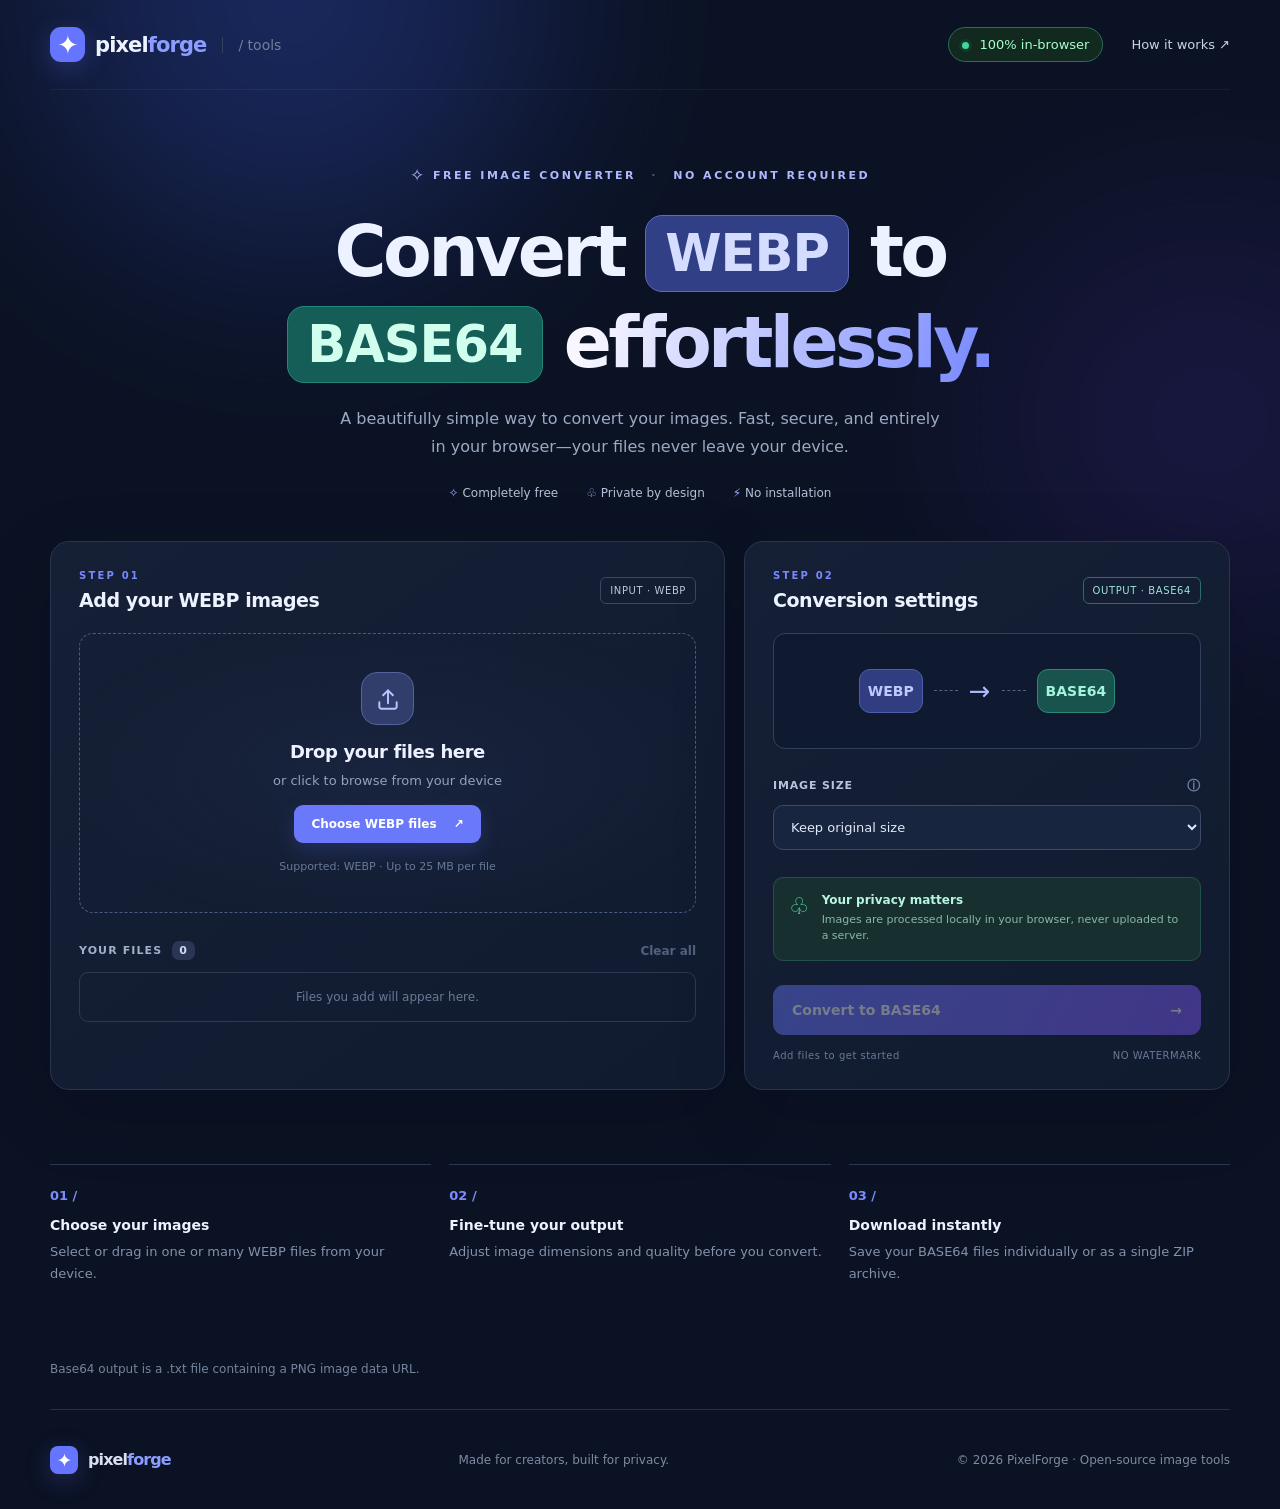
<file: webp-to-base64/index.html>
<!DOCTYPE html>
<html lang="en">
<head>
  <meta charset="UTF-8">
  <meta name="viewport" content="width=device-width, initial-scale=1">
  <meta name="theme-color" content="#0b1223">
  <meta name="description" content="Convert WEBP to BASE64 in your browser. Private image converter with previews, quality settings, and batch downloads. Free and no uploads.">
  <title>WEBP to BASE64 Converter — PixelForge</title>
  <link rel="icon" href="favicon.svg" type="image/svg+xml">
  <link rel="stylesheet" href="style.css">
</head>
<body>
<div class="ambient ambient-a" aria-hidden="true"></div><div class="ambient ambient-b" aria-hidden="true"></div>
<header class="nav wrap">
  <a href="./" class="logo" aria-label="PixelForge home"><span class="logo-square" aria-hidden="true">✦</span> pixel<span>forge</span><span class="tool-label">/ tools</span></a>
  <div class="nav-links"><span class="nav-chip"><span class="live-dot"></span> 100% in-browser</span><a href="#how">How it works <span aria-hidden="true">↗</span></a></div>
</header>
<main>
 <section class="hero wrap">
  <div class="eyebrow"><span class="eyebrow-icon">✧</span> FREE IMAGE CONVERTER <span class="eyebrow-sep">·</span> NO ACCOUNT REQUIRED</div>
  <h1>Convert <span class="format-pill source-pill">WEBP</span> to<br><span class="format-pill target-pill">BASE64</span> <span class="gradient-word">effortlessly.</span></h1>
  <p class="hero-sub">A beautifully simple way to convert your images. Fast, secure, and entirely in your browser—your files never leave your device.</p>
  <div class="trust-strip"><span>✧ Completely free</span><span>♧ Private by design</span><span>⚡ No installation</span></div>
 </section>
 <section class="workspace wrap" aria-label="Image conversion workspace">
  <div class="panel upload-panel">
   <div class="panel-top"><div><div class="step-kicker">STEP 01</div><h2>Add your WEBP images</h2></div><span class="panel-badge">INPUT · WEBP</span></div>
   <div class="dropzone" id="dropzone" role="button" tabindex="0" aria-label="Choose WEBP files">
    <div class="upload-icon" aria-hidden="true"><svg viewBox="0 0 24 24" fill="none" stroke="currentColor" stroke-linecap="round" stroke-linejoin="round" stroke-width="1.8"><path d="M12 16V4m0 0L7.5 8.5M12 4l4.5 4.5"/><path d="M4 15v4a2 2 0 0 0 2 2h12a2 2 0 0 0 2-2v-4"/></svg></div>
    <strong>Drop your files here</strong>
    <span class="drop-info">or click to browse from your device</span>
    <span class="choose-btn">Choose WEBP files <span aria-hidden="true">↗</span></span>
    <small>Supported: WEBP · Up to 25 MB per file</small>
    <input id="file-input" type="file" accept=".webp" multiple hidden>
   </div>
   <div id="base64-area" class="base64-area" hidden><label for="base64-text">Or paste a Base64 image / data URL</label><textarea id="base64-text" placeholder="[data-uri]..." spellcheck="false"></textarea><button id="add-base64" class="text-button" type="button">Add pasted image <span aria-hidden="true">→</span></button></div>
   <div class="queue-head"><span>YOUR FILES <span id="queue-count" class="number-badge">0</span></span><button id="clear-btn" type="button" class="text-button" disabled>Clear all</button></div>
   <div class="queue" id="queue"><div class="empty-state">Files you add will appear here.</div></div>
  </div>
  <aside class="panel settings-panel">
   <div class="panel-top"><div><div class="step-kicker">STEP 02</div><h2>Conversion settings</h2></div><span class="panel-badge output-badge">OUTPUT · BASE64</span></div>
   <div class="convert-flow"><span class="square format-square">WEBP</span><span class="flow-dash"></span><span class="flow-arrow">→</span><span class="flow-dash"></span><span class="square format-square out-square">BASE64</span></div>
   <label class="control-label" for="size-select">IMAGE SIZE <span>ⓘ</span></label>
   <select id="size-select" class="select"><option value="1">Keep original size</option><option value="0.75">75% of original</option><option value="0.5">50% of original</option><option value="0.25">25% of original</option><option value="custom">Custom width</option></select>
   <div id="custom-box" hidden><label class="control-label" for="custom-width">CUSTOM WIDTH (PX)</label><input class="select" id="custom-width" type="number" min="1" max="16000" value="1200"></div>
   <div id="quality-control"><label class="control-label" for="quality">IMAGE QUALITY <strong id="quality-value">90%</strong></label><input type="range" id="quality" min="40" max="100" value="90" step="5"><div class="range-ends"><span>Smaller file</span><span>Higher quality</span></div></div>
   <div class="privacy-note"><span class="lock-icon" aria-hidden="true">♧</span><div><strong>Your privacy matters</strong><span>Images are processed locally in your browser, never uploaded to a server.</span></div></div>
   <button id="convert-btn" class="primary-btn" disabled type="button"><span id="convert-label">Convert to BASE64</span><span aria-hidden="true">→</span></button>
   <div class="settings-footer"><span id="status-text" role="status">Add files to get started</span><span>NO WATERMARK</span></div>
  </aside>
 </section>
 <section id="results-section" class="results wrap" hidden aria-label="Converted files"><div class="results-heading"><div><div class="step-kicker">STEP 03</div><h2>Your converted files <span id="result-count" class="number-badge">0</span></h2></div><button type="button" id="download-all" class="secondary-btn">Download all as ZIP ↓</button></div><div id="results-list" class="result-list"></div></section>
 <section class="benefits wrap" id="how"><div class="benefit"><span class="benefit-symbol">01 /</span><h3>Choose your images</h3><p>Select or drag in one or many WEBP files from your device.</p></div><div class="benefit"><span class="benefit-symbol">02 /</span><h3>Fine-tune your output</h3><p>Adjust image dimensions and quality before you convert.</p></div><div class="benefit"><span class="benefit-symbol">03 /</span><h3>Download instantly</h3><p>Save your BASE64 files individually or as a single ZIP archive.</p></div></section>
 <div class="bottom-notice wrap" id="format-notice">Base64 output is a .txt file containing a PNG image data URL.</div>
</main>
<footer class="footer wrap"><div class="logo"><span class="logo-square">✦</span> pixel<span>forge</span></div><p>Made for creators, built for privacy.</p><span>© 2026 PixelForge · Open-source image tools</span></footer>
<script src="app.js" defer></script>
</body>
</html>
</file>
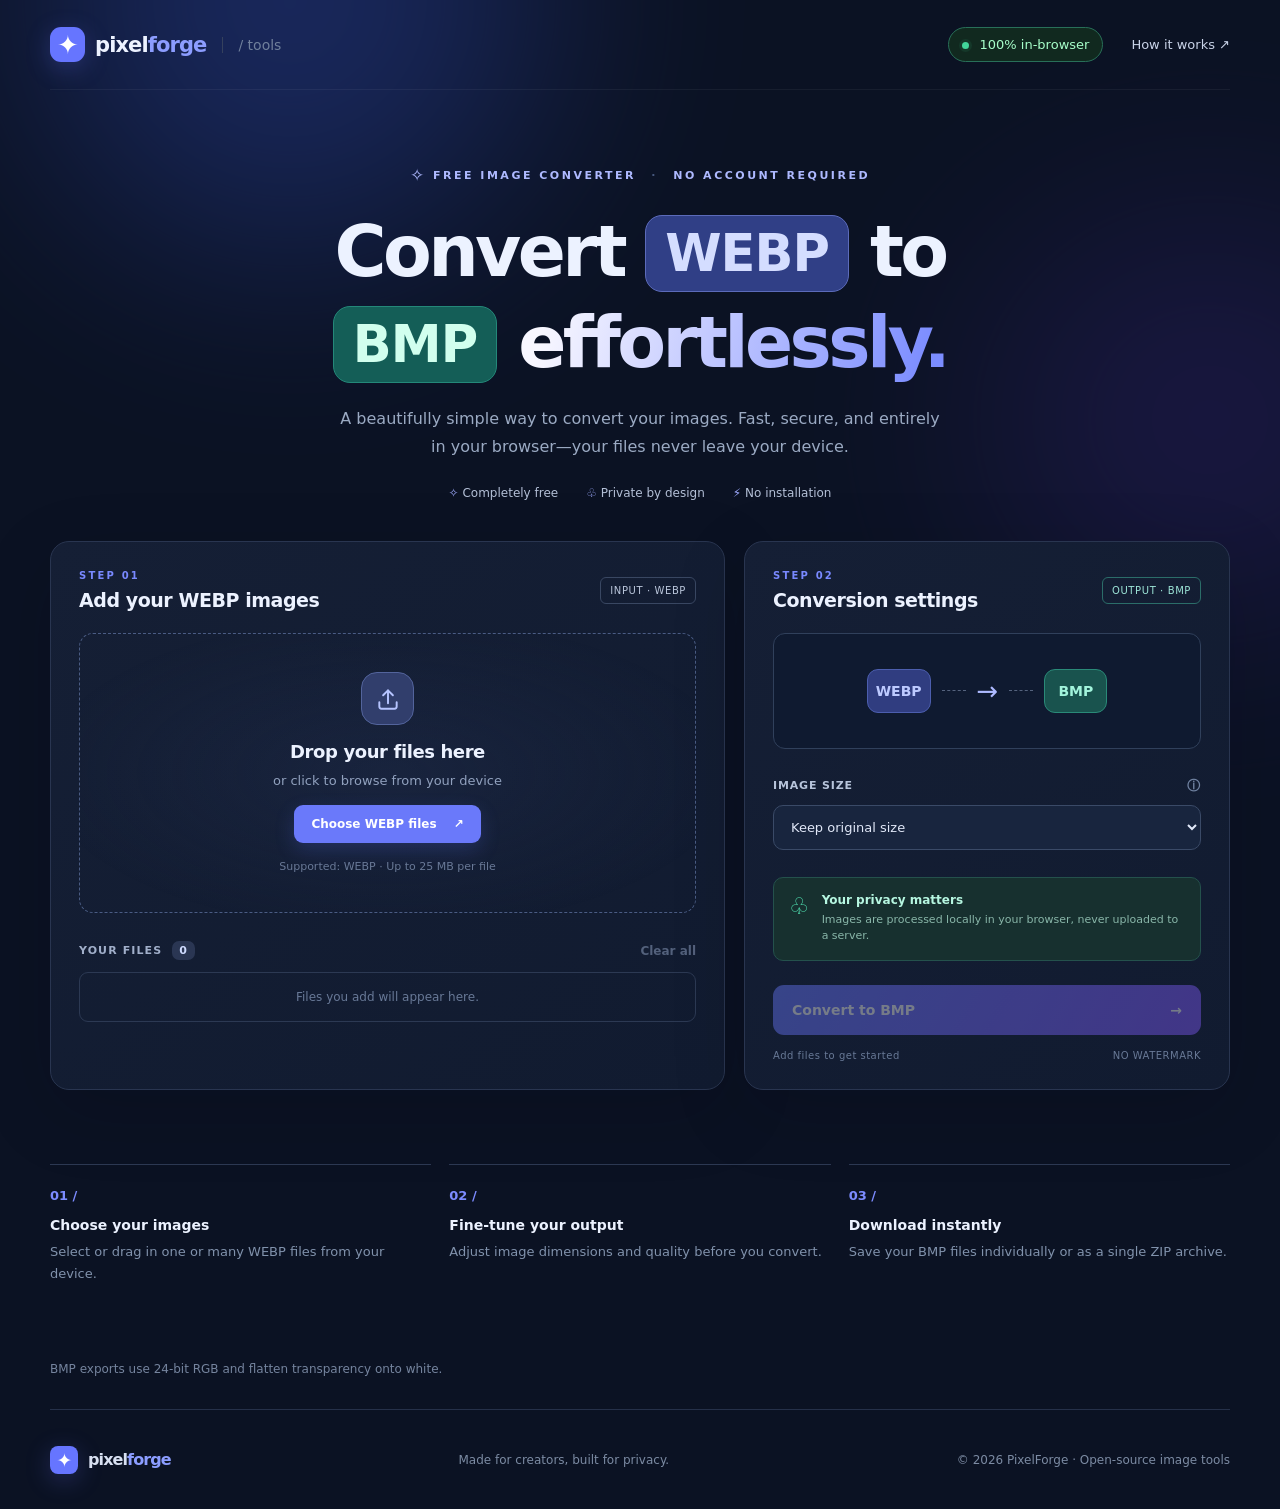
<file: webp-to-bmp/index.html>
<!DOCTYPE html>
<html lang="en">
<head>
  <meta charset="UTF-8">
  <meta name="viewport" content="width=device-width, initial-scale=1">
  <meta name="theme-color" content="#0b1223">
  <meta name="description" content="Convert WEBP to BMP in your browser. Private image converter with previews, quality settings, and batch downloads. Free and no uploads.">
  <title>WEBP to BMP Converter — PixelForge</title>
  <link rel="icon" href="favicon.svg" type="image/svg+xml">
  <link rel="stylesheet" href="style.css">
</head>
<body>
<div class="ambient ambient-a" aria-hidden="true"></div><div class="ambient ambient-b" aria-hidden="true"></div>
<header class="nav wrap">
  <a href="./" class="logo" aria-label="PixelForge home"><span class="logo-square" aria-hidden="true">✦</span> pixel<span>forge</span><span class="tool-label">/ tools</span></a>
  <div class="nav-links"><span class="nav-chip"><span class="live-dot"></span> 100% in-browser</span><a href="#how">How it works <span aria-hidden="true">↗</span></a></div>
</header>
<main>
 <section class="hero wrap">
  <div class="eyebrow"><span class="eyebrow-icon">✧</span> FREE IMAGE CONVERTER <span class="eyebrow-sep">·</span> NO ACCOUNT REQUIRED</div>
  <h1>Convert <span class="format-pill source-pill">WEBP</span> to<br><span class="format-pill target-pill">BMP</span> <span class="gradient-word">effortlessly.</span></h1>
  <p class="hero-sub">A beautifully simple way to convert your images. Fast, secure, and entirely in your browser—your files never leave your device.</p>
  <div class="trust-strip"><span>✧ Completely free</span><span>♧ Private by design</span><span>⚡ No installation</span></div>
 </section>
 <section class="workspace wrap" aria-label="Image conversion workspace">
  <div class="panel upload-panel">
   <div class="panel-top"><div><div class="step-kicker">STEP 01</div><h2>Add your WEBP images</h2></div><span class="panel-badge">INPUT · WEBP</span></div>
   <div class="dropzone" id="dropzone" role="button" tabindex="0" aria-label="Choose WEBP files">
    <div class="upload-icon" aria-hidden="true"><svg viewBox="0 0 24 24" fill="none" stroke="currentColor" stroke-linecap="round" stroke-linejoin="round" stroke-width="1.8"><path d="M12 16V4m0 0L7.5 8.5M12 4l4.5 4.5"/><path d="M4 15v4a2 2 0 0 0 2 2h12a2 2 0 0 0 2-2v-4"/></svg></div>
    <strong>Drop your files here</strong>
    <span class="drop-info">or click to browse from your device</span>
    <span class="choose-btn">Choose WEBP files <span aria-hidden="true">↗</span></span>
    <small>Supported: WEBP · Up to 25 MB per file</small>
    <input id="file-input" type="file" accept=".webp" multiple hidden>
   </div>
   <div id="base64-area" class="base64-area" hidden><label for="base64-text">Or paste a Base64 image / data URL</label><textarea id="base64-text" placeholder="[data-uri]..." spellcheck="false"></textarea><button id="add-base64" class="text-button" type="button">Add pasted image <span aria-hidden="true">→</span></button></div>
   <div class="queue-head"><span>YOUR FILES <span id="queue-count" class="number-badge">0</span></span><button id="clear-btn" type="button" class="text-button" disabled>Clear all</button></div>
   <div class="queue" id="queue"><div class="empty-state">Files you add will appear here.</div></div>
  </div>
  <aside class="panel settings-panel">
   <div class="panel-top"><div><div class="step-kicker">STEP 02</div><h2>Conversion settings</h2></div><span class="panel-badge output-badge">OUTPUT · BMP</span></div>
   <div class="convert-flow"><span class="square format-square">WEBP</span><span class="flow-dash"></span><span class="flow-arrow">→</span><span class="flow-dash"></span><span class="square format-square out-square">BMP</span></div>
   <label class="control-label" for="size-select">IMAGE SIZE <span>ⓘ</span></label>
   <select id="size-select" class="select"><option value="1">Keep original size</option><option value="0.75">75% of original</option><option value="0.5">50% of original</option><option value="0.25">25% of original</option><option value="custom">Custom width</option></select>
   <div id="custom-box" hidden><label class="control-label" for="custom-width">CUSTOM WIDTH (PX)</label><input class="select" id="custom-width" type="number" min="1" max="16000" value="1200"></div>
   <div id="quality-control"><label class="control-label" for="quality">IMAGE QUALITY <strong id="quality-value">90%</strong></label><input type="range" id="quality" min="40" max="100" value="90" step="5"><div class="range-ends"><span>Smaller file</span><span>Higher quality</span></div></div>
   <div class="privacy-note"><span class="lock-icon" aria-hidden="true">♧</span><div><strong>Your privacy matters</strong><span>Images are processed locally in your browser, never uploaded to a server.</span></div></div>
   <button id="convert-btn" class="primary-btn" disabled type="button"><span id="convert-label">Convert to BMP</span><span aria-hidden="true">→</span></button>
   <div class="settings-footer"><span id="status-text" role="status">Add files to get started</span><span>NO WATERMARK</span></div>
  </aside>
 </section>
 <section id="results-section" class="results wrap" hidden aria-label="Converted files"><div class="results-heading"><div><div class="step-kicker">STEP 03</div><h2>Your converted files <span id="result-count" class="number-badge">0</span></h2></div><button type="button" id="download-all" class="secondary-btn">Download all as ZIP ↓</button></div><div id="results-list" class="result-list"></div></section>
 <section class="benefits wrap" id="how"><div class="benefit"><span class="benefit-symbol">01 /</span><h3>Choose your images</h3><p>Select or drag in one or many WEBP files from your device.</p></div><div class="benefit"><span class="benefit-symbol">02 /</span><h3>Fine-tune your output</h3><p>Adjust image dimensions and quality before you convert.</p></div><div class="benefit"><span class="benefit-symbol">03 /</span><h3>Download instantly</h3><p>Save your BMP files individually or as a single ZIP archive.</p></div></section>
 <div class="bottom-notice wrap" id="format-notice">BMP exports use 24-bit RGB and flatten transparency onto white.</div>
</main>
<footer class="footer wrap"><div class="logo"><span class="logo-square">✦</span> pixel<span>forge</span></div><p>Made for creators, built for privacy.</p><span>© 2026 PixelForge · Open-source image tools</span></footer>
<script src="app.js" defer></script>
</body>
</html>
</file>
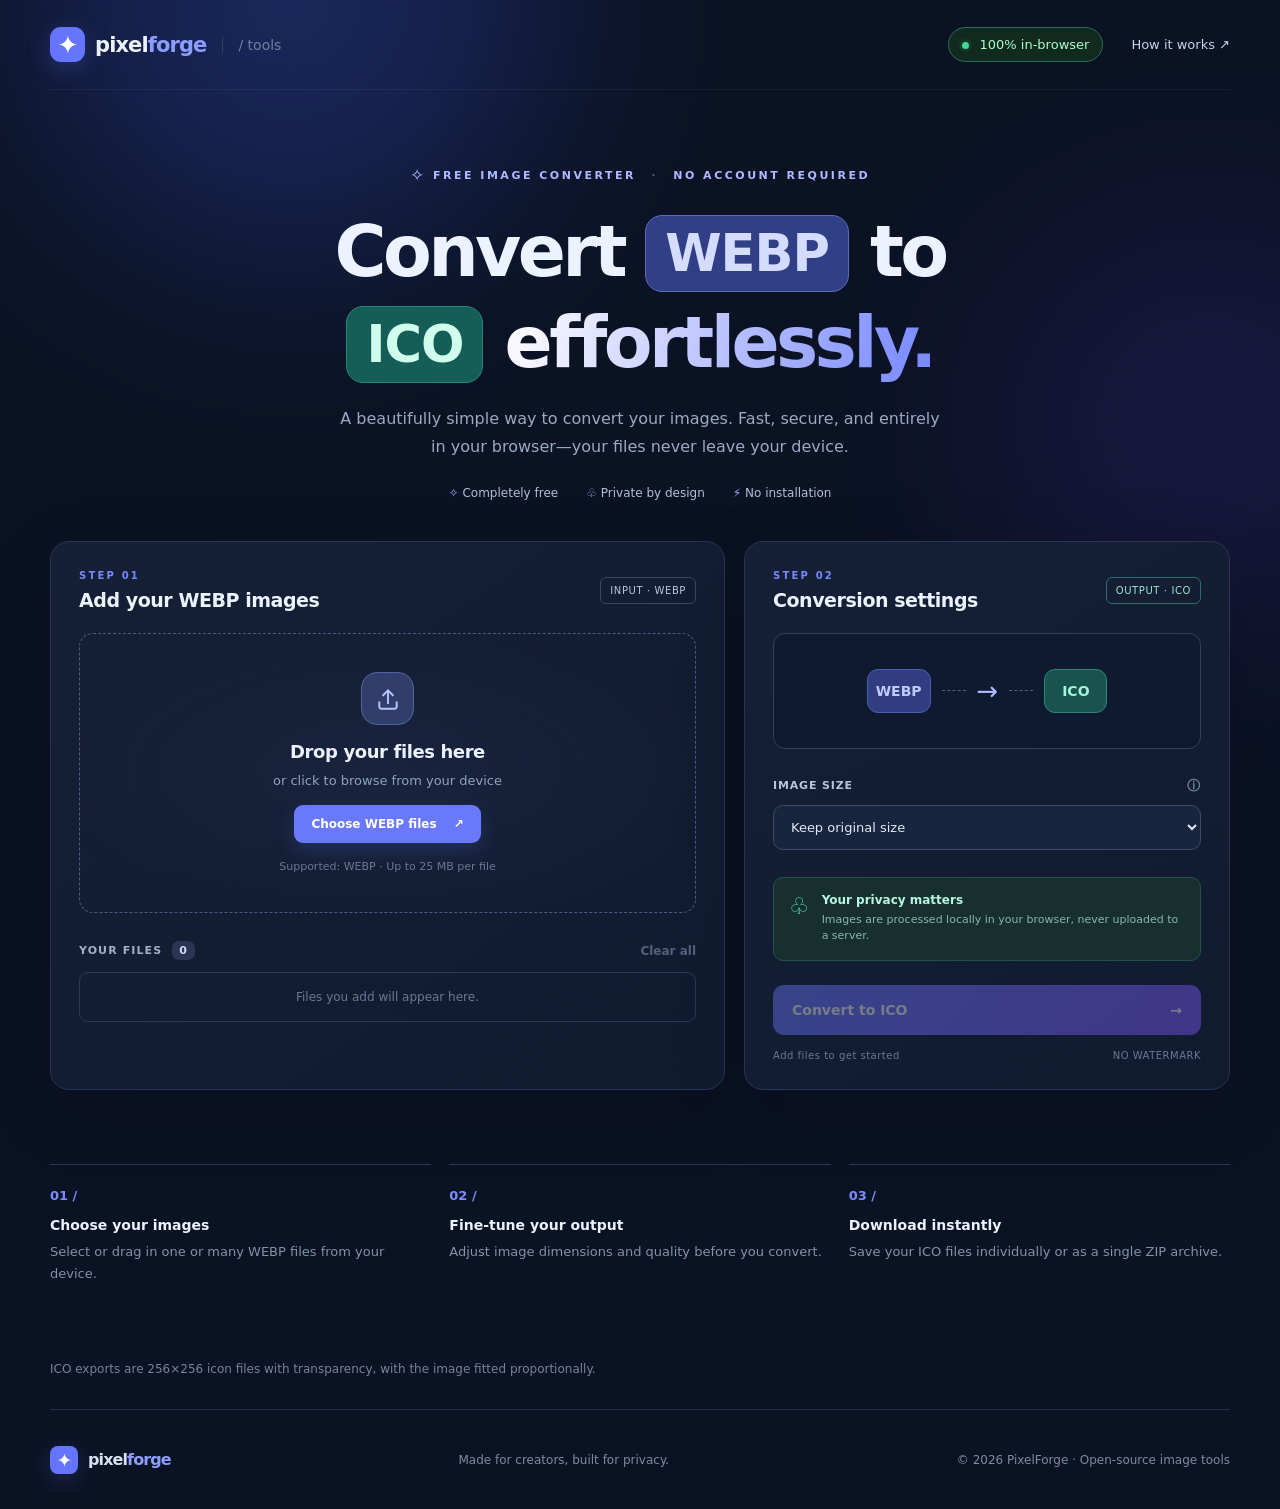
<file: webp-to-ico/index.html>
<!DOCTYPE html>
<html lang="en">
<head>
  <meta charset="UTF-8">
  <meta name="viewport" content="width=device-width, initial-scale=1">
  <meta name="theme-color" content="#0b1223">
  <meta name="description" content="Convert WEBP to ICO in your browser. Private image converter with previews, quality settings, and batch downloads. Free and no uploads.">
  <title>WEBP to ICO Converter — PixelForge</title>
  <link rel="icon" href="favicon.svg" type="image/svg+xml">
  <link rel="stylesheet" href="style.css">
</head>
<body>
<div class="ambient ambient-a" aria-hidden="true"></div><div class="ambient ambient-b" aria-hidden="true"></div>
<header class="nav wrap">
  <a href="./" class="logo" aria-label="PixelForge home"><span class="logo-square" aria-hidden="true">✦</span> pixel<span>forge</span><span class="tool-label">/ tools</span></a>
  <div class="nav-links"><span class="nav-chip"><span class="live-dot"></span> 100% in-browser</span><a href="#how">How it works <span aria-hidden="true">↗</span></a></div>
</header>
<main>
 <section class="hero wrap">
  <div class="eyebrow"><span class="eyebrow-icon">✧</span> FREE IMAGE CONVERTER <span class="eyebrow-sep">·</span> NO ACCOUNT REQUIRED</div>
  <h1>Convert <span class="format-pill source-pill">WEBP</span> to<br><span class="format-pill target-pill">ICO</span> <span class="gradient-word">effortlessly.</span></h1>
  <p class="hero-sub">A beautifully simple way to convert your images. Fast, secure, and entirely in your browser—your files never leave your device.</p>
  <div class="trust-strip"><span>✧ Completely free</span><span>♧ Private by design</span><span>⚡ No installation</span></div>
 </section>
 <section class="workspace wrap" aria-label="Image conversion workspace">
  <div class="panel upload-panel">
   <div class="panel-top"><div><div class="step-kicker">STEP 01</div><h2>Add your WEBP images</h2></div><span class="panel-badge">INPUT · WEBP</span></div>
   <div class="dropzone" id="dropzone" role="button" tabindex="0" aria-label="Choose WEBP files">
    <div class="upload-icon" aria-hidden="true"><svg viewBox="0 0 24 24" fill="none" stroke="currentColor" stroke-linecap="round" stroke-linejoin="round" stroke-width="1.8"><path d="M12 16V4m0 0L7.5 8.5M12 4l4.5 4.5"/><path d="M4 15v4a2 2 0 0 0 2 2h12a2 2 0 0 0 2-2v-4"/></svg></div>
    <strong>Drop your files here</strong>
    <span class="drop-info">or click to browse from your device</span>
    <span class="choose-btn">Choose WEBP files <span aria-hidden="true">↗</span></span>
    <small>Supported: WEBP · Up to 25 MB per file</small>
    <input id="file-input" type="file" accept=".webp" multiple hidden>
   </div>
   <div id="base64-area" class="base64-area" hidden><label for="base64-text">Or paste a Base64 image / data URL</label><textarea id="base64-text" placeholder="[data-uri]..." spellcheck="false"></textarea><button id="add-base64" class="text-button" type="button">Add pasted image <span aria-hidden="true">→</span></button></div>
   <div class="queue-head"><span>YOUR FILES <span id="queue-count" class="number-badge">0</span></span><button id="clear-btn" type="button" class="text-button" disabled>Clear all</button></div>
   <div class="queue" id="queue"><div class="empty-state">Files you add will appear here.</div></div>
  </div>
  <aside class="panel settings-panel">
   <div class="panel-top"><div><div class="step-kicker">STEP 02</div><h2>Conversion settings</h2></div><span class="panel-badge output-badge">OUTPUT · ICO</span></div>
   <div class="convert-flow"><span class="square format-square">WEBP</span><span class="flow-dash"></span><span class="flow-arrow">→</span><span class="flow-dash"></span><span class="square format-square out-square">ICO</span></div>
   <label class="control-label" for="size-select">IMAGE SIZE <span>ⓘ</span></label>
   <select id="size-select" class="select"><option value="1">Keep original size</option><option value="0.75">75% of original</option><option value="0.5">50% of original</option><option value="0.25">25% of original</option><option value="custom">Custom width</option></select>
   <div id="custom-box" hidden><label class="control-label" for="custom-width">CUSTOM WIDTH (PX)</label><input class="select" id="custom-width" type="number" min="1" max="16000" value="1200"></div>
   <div id="quality-control"><label class="control-label" for="quality">IMAGE QUALITY <strong id="quality-value">90%</strong></label><input type="range" id="quality" min="40" max="100" value="90" step="5"><div class="range-ends"><span>Smaller file</span><span>Higher quality</span></div></div>
   <div class="privacy-note"><span class="lock-icon" aria-hidden="true">♧</span><div><strong>Your privacy matters</strong><span>Images are processed locally in your browser, never uploaded to a server.</span></div></div>
   <button id="convert-btn" class="primary-btn" disabled type="button"><span id="convert-label">Convert to ICO</span><span aria-hidden="true">→</span></button>
   <div class="settings-footer"><span id="status-text" role="status">Add files to get started</span><span>NO WATERMARK</span></div>
  </aside>
 </section>
 <section id="results-section" class="results wrap" hidden aria-label="Converted files"><div class="results-heading"><div><div class="step-kicker">STEP 03</div><h2>Your converted files <span id="result-count" class="number-badge">0</span></h2></div><button type="button" id="download-all" class="secondary-btn">Download all as ZIP ↓</button></div><div id="results-list" class="result-list"></div></section>
 <section class="benefits wrap" id="how"><div class="benefit"><span class="benefit-symbol">01 /</span><h3>Choose your images</h3><p>Select or drag in one or many WEBP files from your device.</p></div><div class="benefit"><span class="benefit-symbol">02 /</span><h3>Fine-tune your output</h3><p>Adjust image dimensions and quality before you convert.</p></div><div class="benefit"><span class="benefit-symbol">03 /</span><h3>Download instantly</h3><p>Save your ICO files individually or as a single ZIP archive.</p></div></section>
 <div class="bottom-notice wrap" id="format-notice">ICO exports are 256×256 icon files with transparency, with the image fitted proportionally.</div>
</main>
<footer class="footer wrap"><div class="logo"><span class="logo-square">✦</span> pixel<span>forge</span></div><p>Made for creators, built for privacy.</p><span>© 2026 PixelForge · Open-source image tools</span></footer>
<script src="app.js" defer></script>
</body>
</html>
</file>
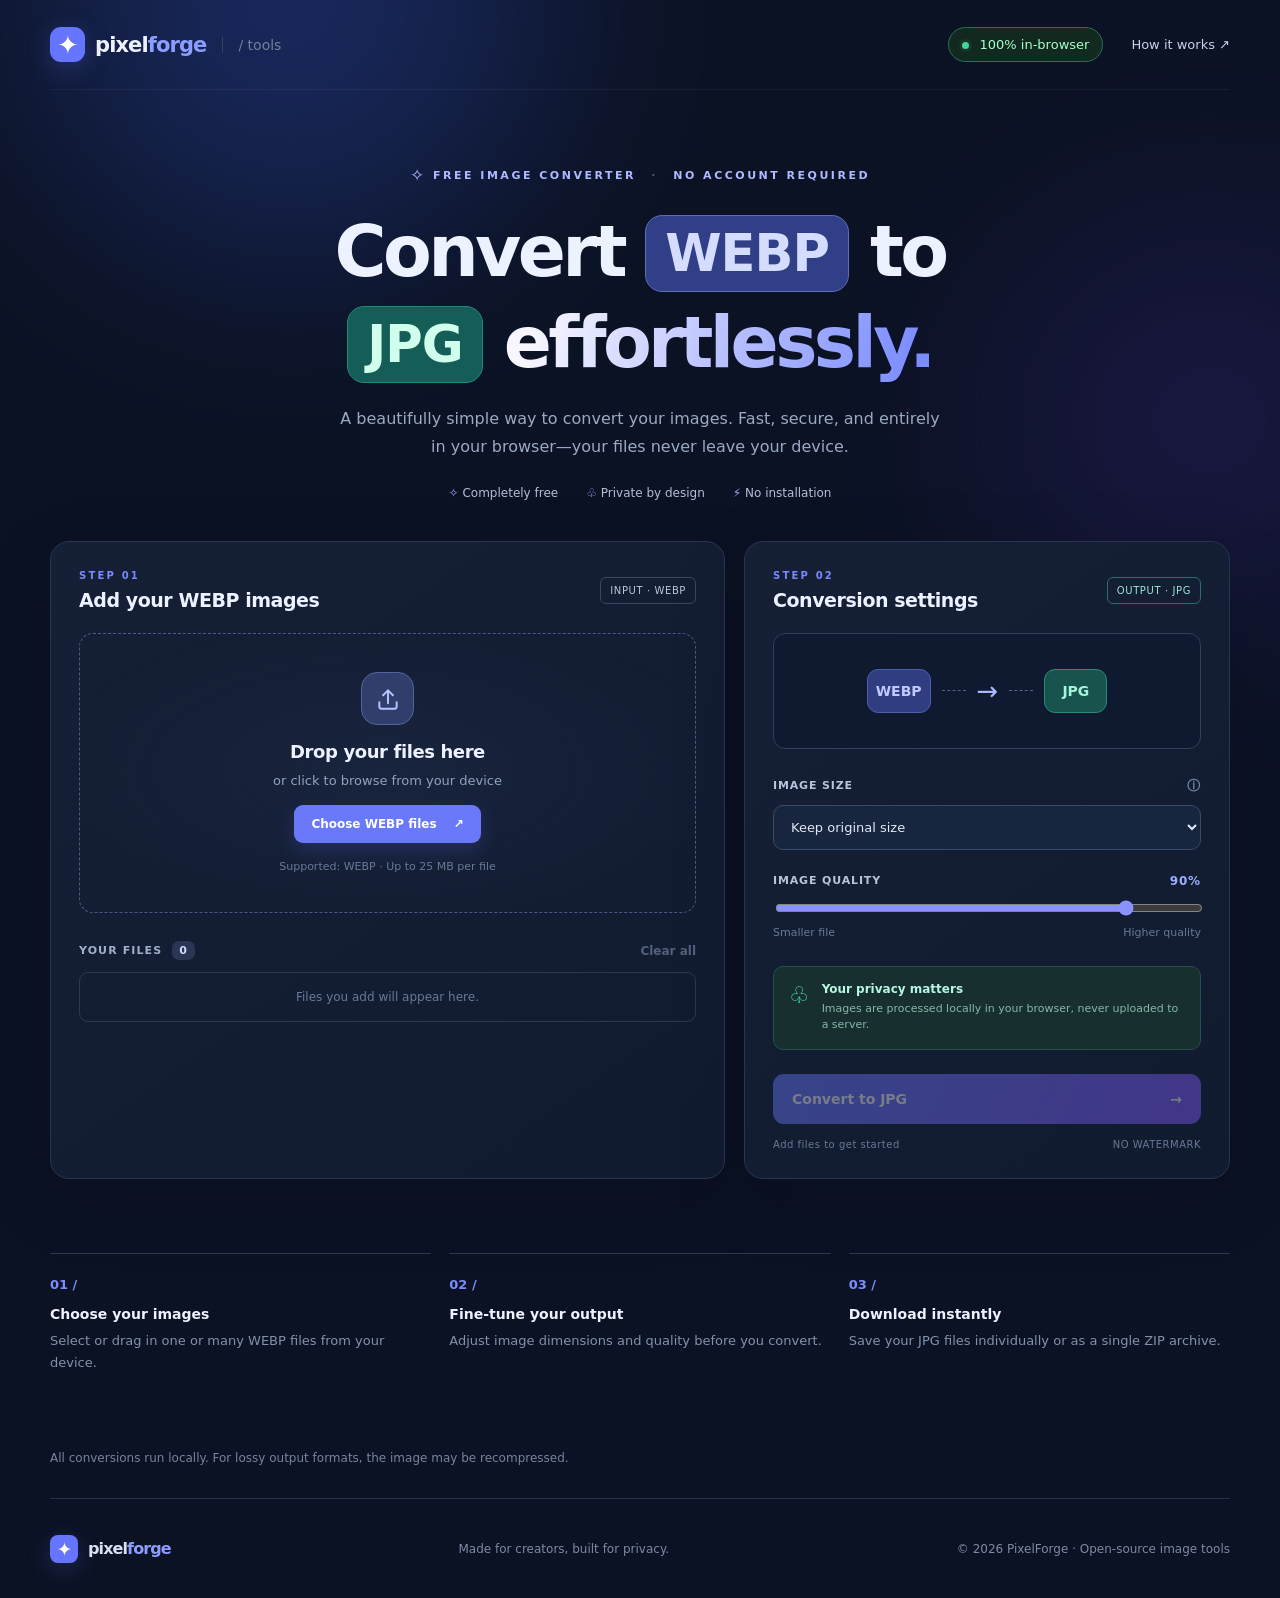
<file: webp-to-jpg/index.html>
<!DOCTYPE html>
<html lang="en">
<head>
  <meta charset="UTF-8">
  <meta name="viewport" content="width=device-width, initial-scale=1">
  <meta name="theme-color" content="#0b1223">
  <meta name="description" content="Convert WEBP to JPG in your browser. Private image converter with previews, quality settings, and batch downloads. Free and no uploads.">
  <title>WEBP to JPG Converter — PixelForge</title>
  <link rel="icon" href="favicon.svg" type="image/svg+xml">
  <link rel="stylesheet" href="style.css">
</head>
<body>
<div class="ambient ambient-a" aria-hidden="true"></div><div class="ambient ambient-b" aria-hidden="true"></div>
<header class="nav wrap">
  <a href="./" class="logo" aria-label="PixelForge home"><span class="logo-square" aria-hidden="true">✦</span> pixel<span>forge</span><span class="tool-label">/ tools</span></a>
  <div class="nav-links"><span class="nav-chip"><span class="live-dot"></span> 100% in-browser</span><a href="#how">How it works <span aria-hidden="true">↗</span></a></div>
</header>
<main>
 <section class="hero wrap">
  <div class="eyebrow"><span class="eyebrow-icon">✧</span> FREE IMAGE CONVERTER <span class="eyebrow-sep">·</span> NO ACCOUNT REQUIRED</div>
  <h1>Convert <span class="format-pill source-pill">WEBP</span> to<br><span class="format-pill target-pill">JPG</span> <span class="gradient-word">effortlessly.</span></h1>
  <p class="hero-sub">A beautifully simple way to convert your images. Fast, secure, and entirely in your browser—your files never leave your device.</p>
  <div class="trust-strip"><span>✧ Completely free</span><span>♧ Private by design</span><span>⚡ No installation</span></div>
 </section>
 <section class="workspace wrap" aria-label="Image conversion workspace">
  <div class="panel upload-panel">
   <div class="panel-top"><div><div class="step-kicker">STEP 01</div><h2>Add your WEBP images</h2></div><span class="panel-badge">INPUT · WEBP</span></div>
   <div class="dropzone" id="dropzone" role="button" tabindex="0" aria-label="Choose WEBP files">
    <div class="upload-icon" aria-hidden="true"><svg viewBox="0 0 24 24" fill="none" stroke="currentColor" stroke-linecap="round" stroke-linejoin="round" stroke-width="1.8"><path d="M12 16V4m0 0L7.5 8.5M12 4l4.5 4.5"/><path d="M4 15v4a2 2 0 0 0 2 2h12a2 2 0 0 0 2-2v-4"/></svg></div>
    <strong>Drop your files here</strong>
    <span class="drop-info">or click to browse from your device</span>
    <span class="choose-btn">Choose WEBP files <span aria-hidden="true">↗</span></span>
    <small>Supported: WEBP · Up to 25 MB per file</small>
    <input id="file-input" type="file" accept=".webp" multiple hidden>
   </div>
   <div id="base64-area" class="base64-area" hidden><label for="base64-text">Or paste a Base64 image / data URL</label><textarea id="base64-text" placeholder="[data-uri]..." spellcheck="false"></textarea><button id="add-base64" class="text-button" type="button">Add pasted image <span aria-hidden="true">→</span></button></div>
   <div class="queue-head"><span>YOUR FILES <span id="queue-count" class="number-badge">0</span></span><button id="clear-btn" type="button" class="text-button" disabled>Clear all</button></div>
   <div class="queue" id="queue"><div class="empty-state">Files you add will appear here.</div></div>
  </div>
  <aside class="panel settings-panel">
   <div class="panel-top"><div><div class="step-kicker">STEP 02</div><h2>Conversion settings</h2></div><span class="panel-badge output-badge">OUTPUT · JPG</span></div>
   <div class="convert-flow"><span class="square format-square">WEBP</span><span class="flow-dash"></span><span class="flow-arrow">→</span><span class="flow-dash"></span><span class="square format-square out-square">JPG</span></div>
   <label class="control-label" for="size-select">IMAGE SIZE <span>ⓘ</span></label>
   <select id="size-select" class="select"><option value="1">Keep original size</option><option value="0.75">75% of original</option><option value="0.5">50% of original</option><option value="0.25">25% of original</option><option value="custom">Custom width</option></select>
   <div id="custom-box" hidden><label class="control-label" for="custom-width">CUSTOM WIDTH (PX)</label><input class="select" id="custom-width" type="number" min="1" max="16000" value="1200"></div>
   <div id="quality-control"><label class="control-label" for="quality">IMAGE QUALITY <strong id="quality-value">90%</strong></label><input type="range" id="quality" min="40" max="100" value="90" step="5"><div class="range-ends"><span>Smaller file</span><span>Higher quality</span></div></div>
   <div class="privacy-note"><span class="lock-icon" aria-hidden="true">♧</span><div><strong>Your privacy matters</strong><span>Images are processed locally in your browser, never uploaded to a server.</span></div></div>
   <button id="convert-btn" class="primary-btn" disabled type="button"><span id="convert-label">Convert to JPG</span><span aria-hidden="true">→</span></button>
   <div class="settings-footer"><span id="status-text" role="status">Add files to get started</span><span>NO WATERMARK</span></div>
  </aside>
 </section>
 <section id="results-section" class="results wrap" hidden aria-label="Converted files"><div class="results-heading"><div><div class="step-kicker">STEP 03</div><h2>Your converted files <span id="result-count" class="number-badge">0</span></h2></div><button type="button" id="download-all" class="secondary-btn">Download all as ZIP ↓</button></div><div id="results-list" class="result-list"></div></section>
 <section class="benefits wrap" id="how"><div class="benefit"><span class="benefit-symbol">01 /</span><h3>Choose your images</h3><p>Select or drag in one or many WEBP files from your device.</p></div><div class="benefit"><span class="benefit-symbol">02 /</span><h3>Fine-tune your output</h3><p>Adjust image dimensions and quality before you convert.</p></div><div class="benefit"><span class="benefit-symbol">03 /</span><h3>Download instantly</h3><p>Save your JPG files individually or as a single ZIP archive.</p></div></section>
 <div class="bottom-notice wrap" id="format-notice">All conversions run locally. For lossy output formats, the image may be recompressed.</div>
</main>
<footer class="footer wrap"><div class="logo"><span class="logo-square">✦</span> pixel<span>forge</span></div><p>Made for creators, built for privacy.</p><span>© 2026 PixelForge · Open-source image tools</span></footer>
<script src="app.js" defer></script>
</body>
</html>
</file>
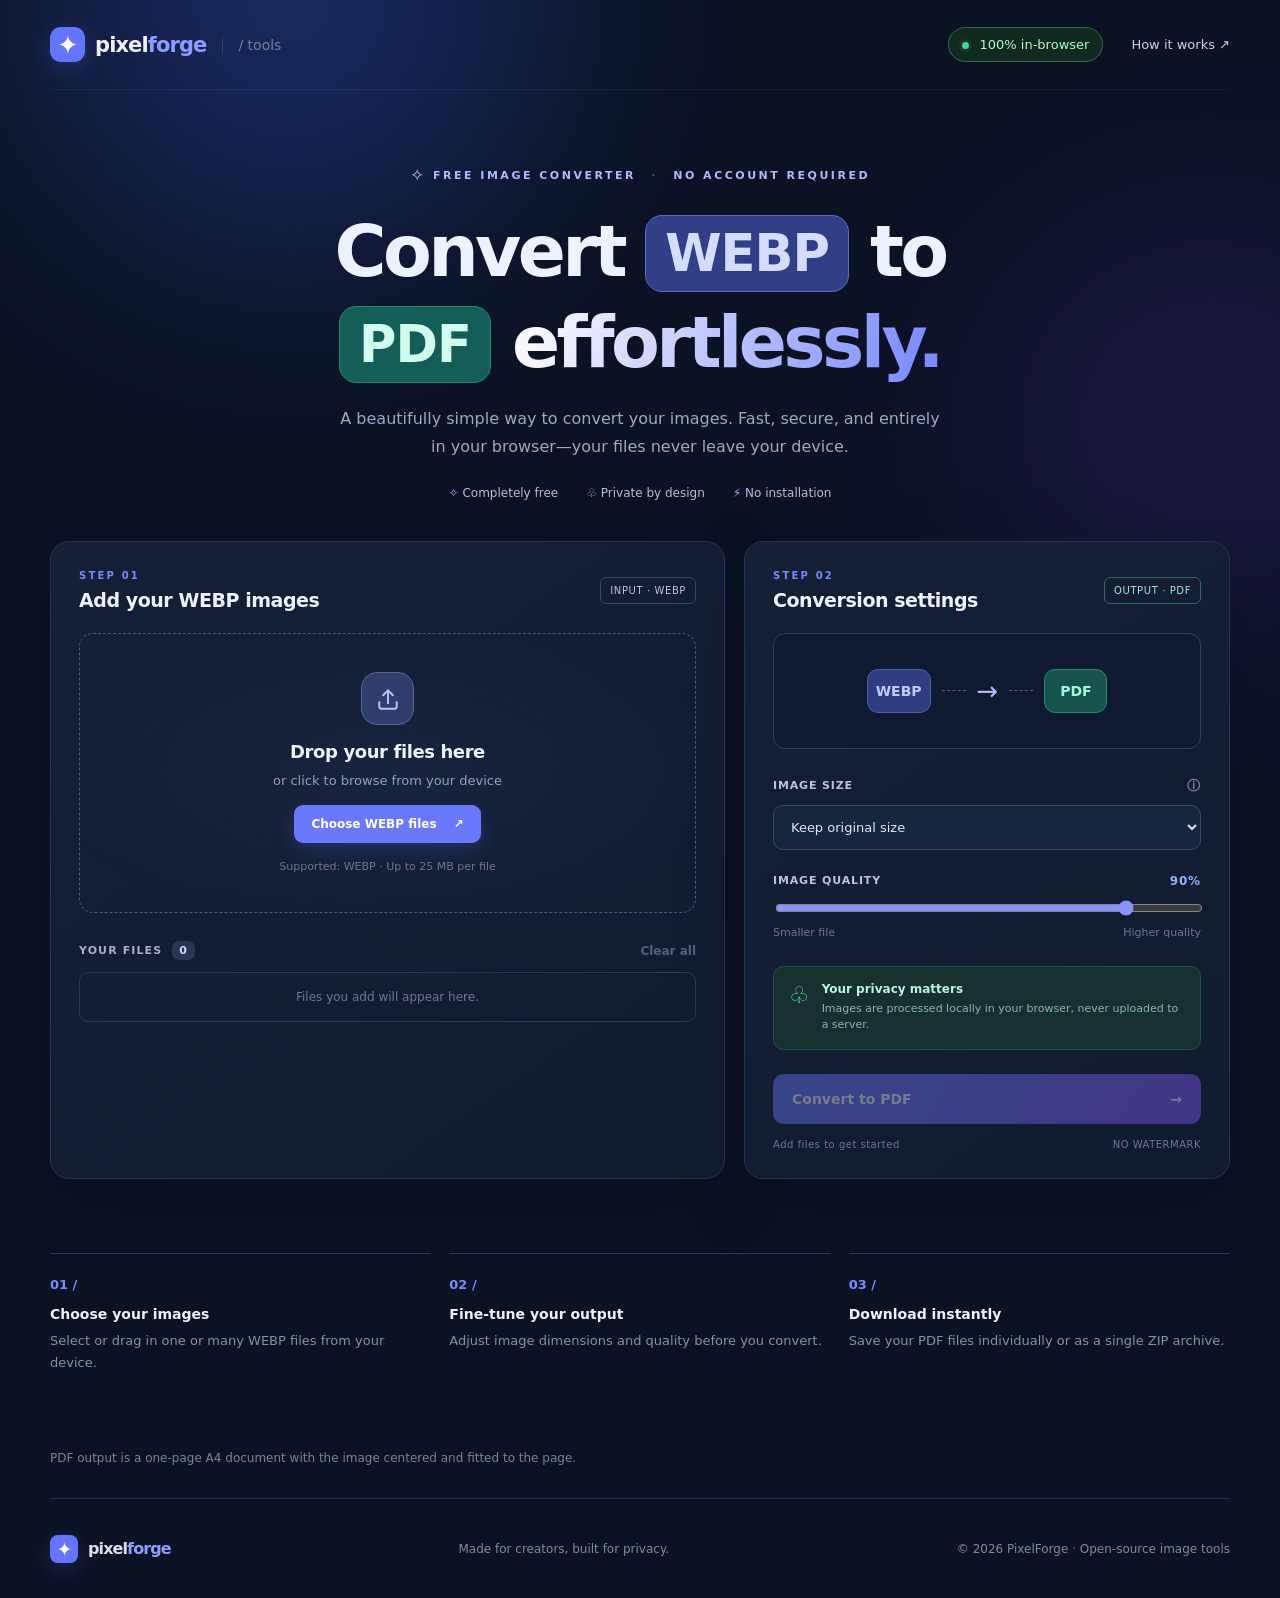
<file: webp-to-pdf/index.html>
<!DOCTYPE html>
<html lang="en">
<head>
  <meta charset="UTF-8">
  <meta name="viewport" content="width=device-width, initial-scale=1">
  <meta name="theme-color" content="#0b1223">
  <meta name="description" content="Convert WEBP to PDF in your browser. Private image converter with previews, quality settings, and batch downloads. Free and no uploads.">
  <title>WEBP to PDF Converter — PixelForge</title>
  <link rel="icon" href="favicon.svg" type="image/svg+xml">
  <link rel="stylesheet" href="style.css">
</head>
<body>
<div class="ambient ambient-a" aria-hidden="true"></div><div class="ambient ambient-b" aria-hidden="true"></div>
<header class="nav wrap">
  <a href="./" class="logo" aria-label="PixelForge home"><span class="logo-square" aria-hidden="true">✦</span> pixel<span>forge</span><span class="tool-label">/ tools</span></a>
  <div class="nav-links"><span class="nav-chip"><span class="live-dot"></span> 100% in-browser</span><a href="#how">How it works <span aria-hidden="true">↗</span></a></div>
</header>
<main>
 <section class="hero wrap">
  <div class="eyebrow"><span class="eyebrow-icon">✧</span> FREE IMAGE CONVERTER <span class="eyebrow-sep">·</span> NO ACCOUNT REQUIRED</div>
  <h1>Convert <span class="format-pill source-pill">WEBP</span> to<br><span class="format-pill target-pill">PDF</span> <span class="gradient-word">effortlessly.</span></h1>
  <p class="hero-sub">A beautifully simple way to convert your images. Fast, secure, and entirely in your browser—your files never leave your device.</p>
  <div class="trust-strip"><span>✧ Completely free</span><span>♧ Private by design</span><span>⚡ No installation</span></div>
 </section>
 <section class="workspace wrap" aria-label="Image conversion workspace">
  <div class="panel upload-panel">
   <div class="panel-top"><div><div class="step-kicker">STEP 01</div><h2>Add your WEBP images</h2></div><span class="panel-badge">INPUT · WEBP</span></div>
   <div class="dropzone" id="dropzone" role="button" tabindex="0" aria-label="Choose WEBP files">
    <div class="upload-icon" aria-hidden="true"><svg viewBox="0 0 24 24" fill="none" stroke="currentColor" stroke-linecap="round" stroke-linejoin="round" stroke-width="1.8"><path d="M12 16V4m0 0L7.5 8.5M12 4l4.5 4.5"/><path d="M4 15v4a2 2 0 0 0 2 2h12a2 2 0 0 0 2-2v-4"/></svg></div>
    <strong>Drop your files here</strong>
    <span class="drop-info">or click to browse from your device</span>
    <span class="choose-btn">Choose WEBP files <span aria-hidden="true">↗</span></span>
    <small>Supported: WEBP · Up to 25 MB per file</small>
    <input id="file-input" type="file" accept=".webp" multiple hidden>
   </div>
   <div id="base64-area" class="base64-area" hidden><label for="base64-text">Or paste a Base64 image / data URL</label><textarea id="base64-text" placeholder="[data-uri]..." spellcheck="false"></textarea><button id="add-base64" class="text-button" type="button">Add pasted image <span aria-hidden="true">→</span></button></div>
   <div class="queue-head"><span>YOUR FILES <span id="queue-count" class="number-badge">0</span></span><button id="clear-btn" type="button" class="text-button" disabled>Clear all</button></div>
   <div class="queue" id="queue"><div class="empty-state">Files you add will appear here.</div></div>
  </div>
  <aside class="panel settings-panel">
   <div class="panel-top"><div><div class="step-kicker">STEP 02</div><h2>Conversion settings</h2></div><span class="panel-badge output-badge">OUTPUT · PDF</span></div>
   <div class="convert-flow"><span class="square format-square">WEBP</span><span class="flow-dash"></span><span class="flow-arrow">→</span><span class="flow-dash"></span><span class="square format-square out-square">PDF</span></div>
   <label class="control-label" for="size-select">IMAGE SIZE <span>ⓘ</span></label>
   <select id="size-select" class="select"><option value="1">Keep original size</option><option value="0.75">75% of original</option><option value="0.5">50% of original</option><option value="0.25">25% of original</option><option value="custom">Custom width</option></select>
   <div id="custom-box" hidden><label class="control-label" for="custom-width">CUSTOM WIDTH (PX)</label><input class="select" id="custom-width" type="number" min="1" max="16000" value="1200"></div>
   <div id="quality-control"><label class="control-label" for="quality">IMAGE QUALITY <strong id="quality-value">90%</strong></label><input type="range" id="quality" min="40" max="100" value="90" step="5"><div class="range-ends"><span>Smaller file</span><span>Higher quality</span></div></div>
   <div class="privacy-note"><span class="lock-icon" aria-hidden="true">♧</span><div><strong>Your privacy matters</strong><span>Images are processed locally in your browser, never uploaded to a server.</span></div></div>
   <button id="convert-btn" class="primary-btn" disabled type="button"><span id="convert-label">Convert to PDF</span><span aria-hidden="true">→</span></button>
   <div class="settings-footer"><span id="status-text" role="status">Add files to get started</span><span>NO WATERMARK</span></div>
  </aside>
 </section>
 <section id="results-section" class="results wrap" hidden aria-label="Converted files"><div class="results-heading"><div><div class="step-kicker">STEP 03</div><h2>Your converted files <span id="result-count" class="number-badge">0</span></h2></div><button type="button" id="download-all" class="secondary-btn">Download all as ZIP ↓</button></div><div id="results-list" class="result-list"></div></section>
 <section class="benefits wrap" id="how"><div class="benefit"><span class="benefit-symbol">01 /</span><h3>Choose your images</h3><p>Select or drag in one or many WEBP files from your device.</p></div><div class="benefit"><span class="benefit-symbol">02 /</span><h3>Fine-tune your output</h3><p>Adjust image dimensions and quality before you convert.</p></div><div class="benefit"><span class="benefit-symbol">03 /</span><h3>Download instantly</h3><p>Save your PDF files individually or as a single ZIP archive.</p></div></section>
 <div class="bottom-notice wrap" id="format-notice">PDF output is a one-page A4 document with the image centered and fitted to the page.</div>
</main>
<footer class="footer wrap"><div class="logo"><span class="logo-square">✦</span> pixel<span>forge</span></div><p>Made for creators, built for privacy.</p><span>© 2026 PixelForge · Open-source image tools</span></footer>
<script src="app.js" defer></script>
</body>
</html>
</file>
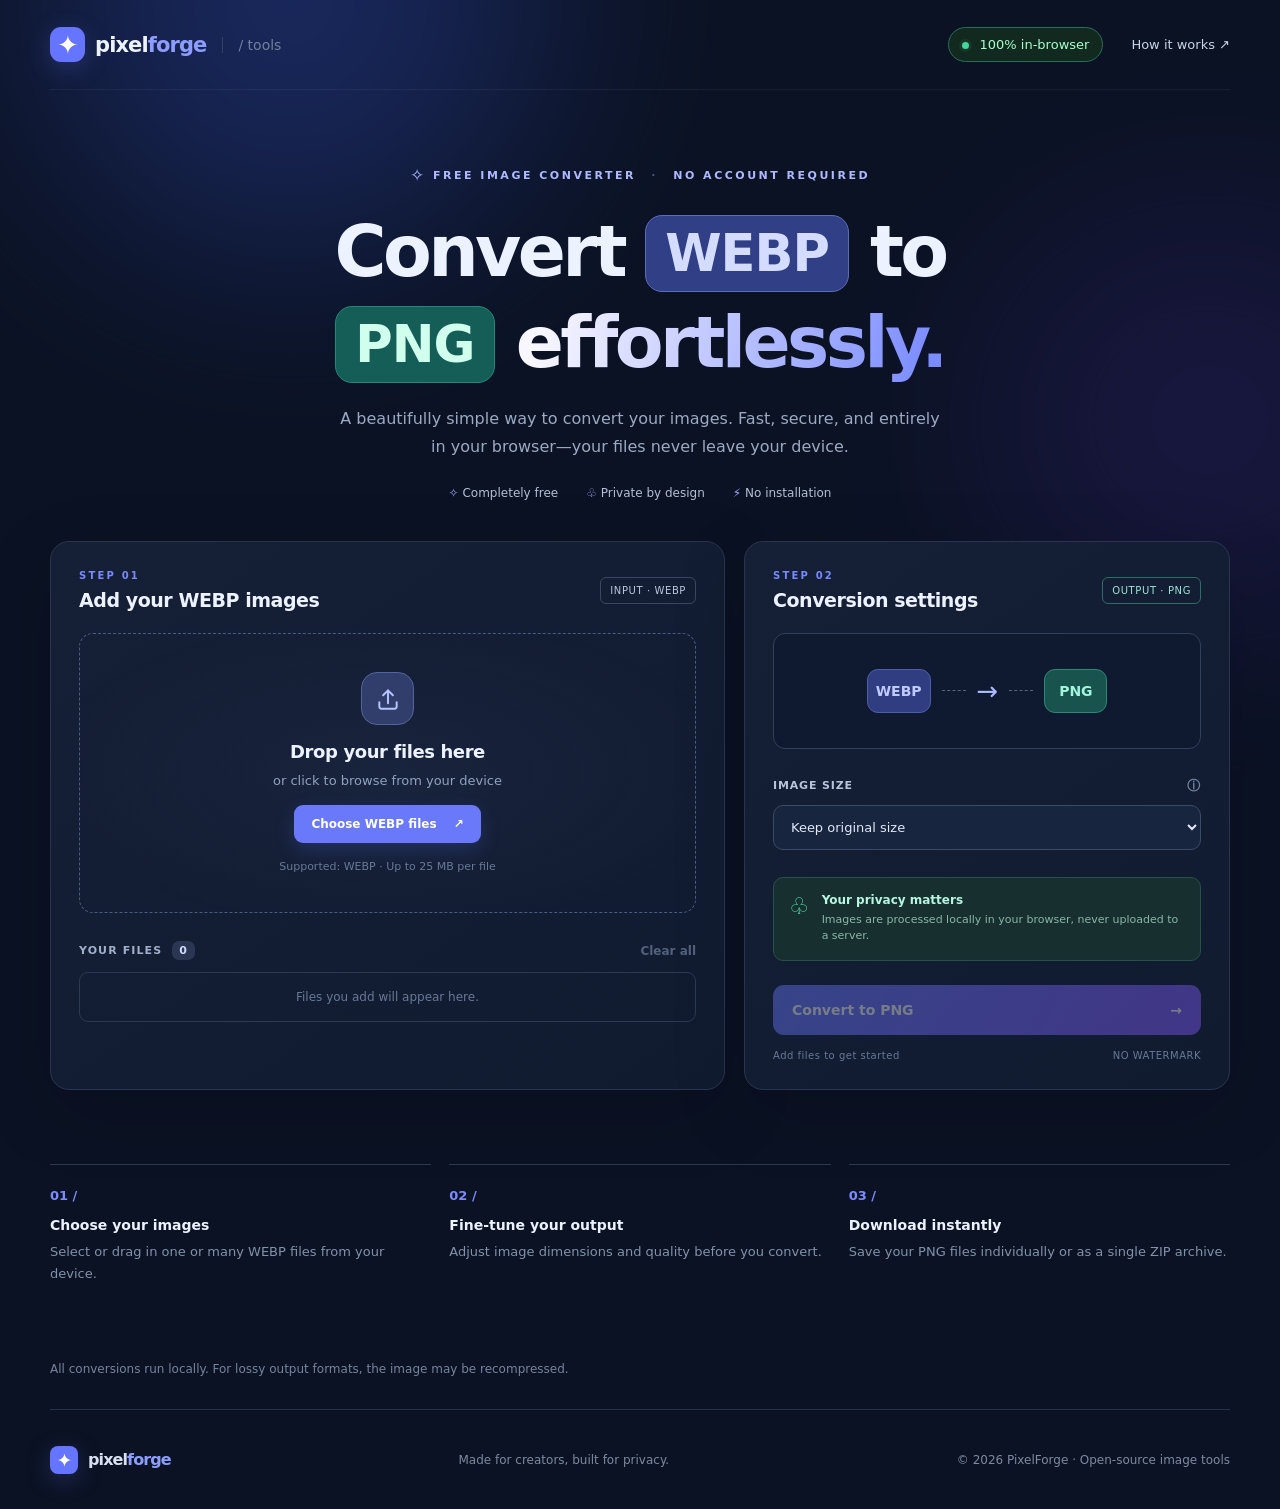
<file: webp-to-png/index.html>
<!DOCTYPE html>
<html lang="en">
<head>
  <meta charset="UTF-8">
  <meta name="viewport" content="width=device-width, initial-scale=1">
  <meta name="theme-color" content="#0b1223">
  <meta name="description" content="Convert WEBP to PNG in your browser. Private image converter with previews, quality settings, and batch downloads. Free and no uploads.">
  <title>WEBP to PNG Converter — PixelForge</title>
  <link rel="icon" href="favicon.svg" type="image/svg+xml">
  <link rel="stylesheet" href="style.css">
</head>
<body>
<div class="ambient ambient-a" aria-hidden="true"></div><div class="ambient ambient-b" aria-hidden="true"></div>
<header class="nav wrap">
  <a href="./" class="logo" aria-label="PixelForge home"><span class="logo-square" aria-hidden="true">✦</span> pixel<span>forge</span><span class="tool-label">/ tools</span></a>
  <div class="nav-links"><span class="nav-chip"><span class="live-dot"></span> 100% in-browser</span><a href="#how">How it works <span aria-hidden="true">↗</span></a></div>
</header>
<main>
 <section class="hero wrap">
  <div class="eyebrow"><span class="eyebrow-icon">✧</span> FREE IMAGE CONVERTER <span class="eyebrow-sep">·</span> NO ACCOUNT REQUIRED</div>
  <h1>Convert <span class="format-pill source-pill">WEBP</span> to<br><span class="format-pill target-pill">PNG</span> <span class="gradient-word">effortlessly.</span></h1>
  <p class="hero-sub">A beautifully simple way to convert your images. Fast, secure, and entirely in your browser—your files never leave your device.</p>
  <div class="trust-strip"><span>✧ Completely free</span><span>♧ Private by design</span><span>⚡ No installation</span></div>
 </section>
 <section class="workspace wrap" aria-label="Image conversion workspace">
  <div class="panel upload-panel">
   <div class="panel-top"><div><div class="step-kicker">STEP 01</div><h2>Add your WEBP images</h2></div><span class="panel-badge">INPUT · WEBP</span></div>
   <div class="dropzone" id="dropzone" role="button" tabindex="0" aria-label="Choose WEBP files">
    <div class="upload-icon" aria-hidden="true"><svg viewBox="0 0 24 24" fill="none" stroke="currentColor" stroke-linecap="round" stroke-linejoin="round" stroke-width="1.8"><path d="M12 16V4m0 0L7.5 8.5M12 4l4.5 4.5"/><path d="M4 15v4a2 2 0 0 0 2 2h12a2 2 0 0 0 2-2v-4"/></svg></div>
    <strong>Drop your files here</strong>
    <span class="drop-info">or click to browse from your device</span>
    <span class="choose-btn">Choose WEBP files <span aria-hidden="true">↗</span></span>
    <small>Supported: WEBP · Up to 25 MB per file</small>
    <input id="file-input" type="file" accept=".webp" multiple hidden>
   </div>
   <div id="base64-area" class="base64-area" hidden><label for="base64-text">Or paste a Base64 image / data URL</label><textarea id="base64-text" placeholder="[data-uri]..." spellcheck="false"></textarea><button id="add-base64" class="text-button" type="button">Add pasted image <span aria-hidden="true">→</span></button></div>
   <div class="queue-head"><span>YOUR FILES <span id="queue-count" class="number-badge">0</span></span><button id="clear-btn" type="button" class="text-button" disabled>Clear all</button></div>
   <div class="queue" id="queue"><div class="empty-state">Files you add will appear here.</div></div>
  </div>
  <aside class="panel settings-panel">
   <div class="panel-top"><div><div class="step-kicker">STEP 02</div><h2>Conversion settings</h2></div><span class="panel-badge output-badge">OUTPUT · PNG</span></div>
   <div class="convert-flow"><span class="square format-square">WEBP</span><span class="flow-dash"></span><span class="flow-arrow">→</span><span class="flow-dash"></span><span class="square format-square out-square">PNG</span></div>
   <label class="control-label" for="size-select">IMAGE SIZE <span>ⓘ</span></label>
   <select id="size-select" class="select"><option value="1">Keep original size</option><option value="0.75">75% of original</option><option value="0.5">50% of original</option><option value="0.25">25% of original</option><option value="custom">Custom width</option></select>
   <div id="custom-box" hidden><label class="control-label" for="custom-width">CUSTOM WIDTH (PX)</label><input class="select" id="custom-width" type="number" min="1" max="16000" value="1200"></div>
   <div id="quality-control"><label class="control-label" for="quality">IMAGE QUALITY <strong id="quality-value">90%</strong></label><input type="range" id="quality" min="40" max="100" value="90" step="5"><div class="range-ends"><span>Smaller file</span><span>Higher quality</span></div></div>
   <div class="privacy-note"><span class="lock-icon" aria-hidden="true">♧</span><div><strong>Your privacy matters</strong><span>Images are processed locally in your browser, never uploaded to a server.</span></div></div>
   <button id="convert-btn" class="primary-btn" disabled type="button"><span id="convert-label">Convert to PNG</span><span aria-hidden="true">→</span></button>
   <div class="settings-footer"><span id="status-text" role="status">Add files to get started</span><span>NO WATERMARK</span></div>
  </aside>
 </section>
 <section id="results-section" class="results wrap" hidden aria-label="Converted files"><div class="results-heading"><div><div class="step-kicker">STEP 03</div><h2>Your converted files <span id="result-count" class="number-badge">0</span></h2></div><button type="button" id="download-all" class="secondary-btn">Download all as ZIP ↓</button></div><div id="results-list" class="result-list"></div></section>
 <section class="benefits wrap" id="how"><div class="benefit"><span class="benefit-symbol">01 /</span><h3>Choose your images</h3><p>Select or drag in one or many WEBP files from your device.</p></div><div class="benefit"><span class="benefit-symbol">02 /</span><h3>Fine-tune your output</h3><p>Adjust image dimensions and quality before you convert.</p></div><div class="benefit"><span class="benefit-symbol">03 /</span><h3>Download instantly</h3><p>Save your PNG files individually or as a single ZIP archive.</p></div></section>
 <div class="bottom-notice wrap" id="format-notice">All conversions run locally. For lossy output formats, the image may be recompressed.</div>
</main>
<footer class="footer wrap"><div class="logo"><span class="logo-square">✦</span> pixel<span>forge</span></div><p>Made for creators, built for privacy.</p><span>© 2026 PixelForge · Open-source image tools</span></footer>
<script src="app.js" defer></script>
</body>
</html>
</file>
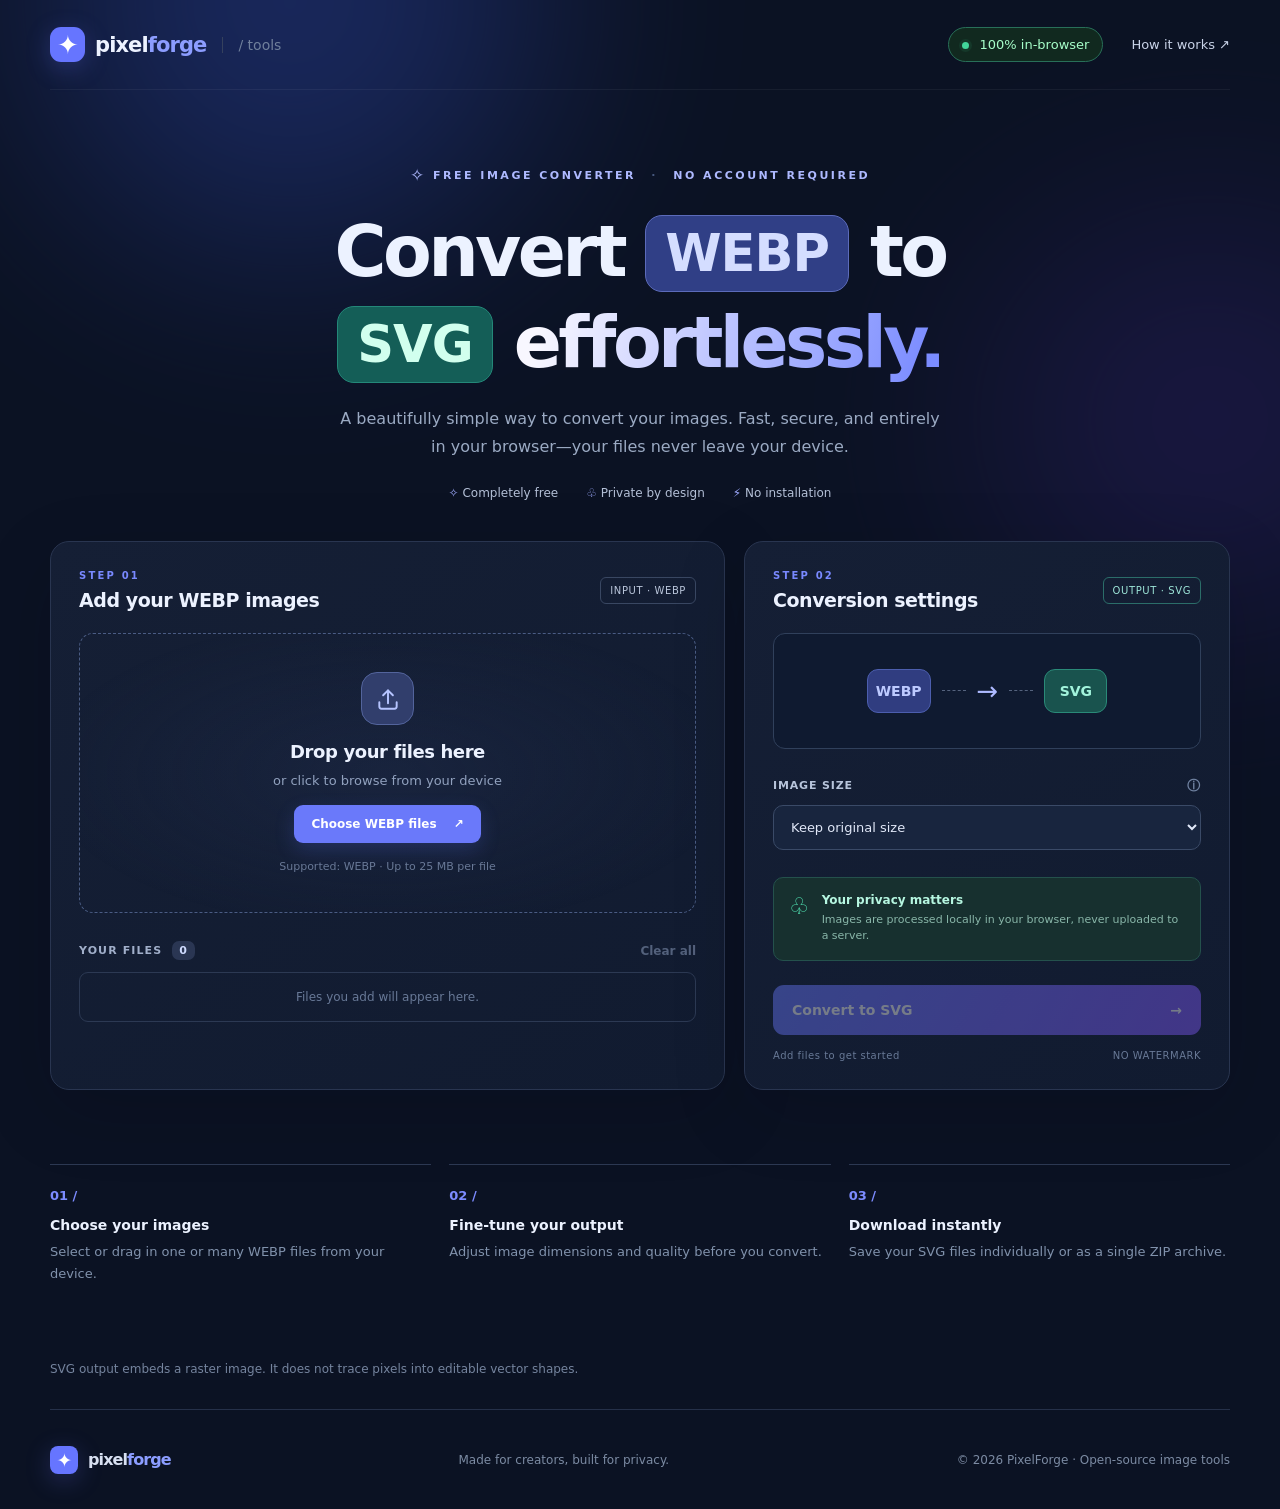
<file: webp-to-svg/index.html>
<!DOCTYPE html>
<html lang="en">
<head>
  <meta charset="UTF-8">
  <meta name="viewport" content="width=device-width, initial-scale=1">
  <meta name="theme-color" content="#0b1223">
  <meta name="description" content="Convert WEBP to SVG in your browser. Private image converter with previews, quality settings, and batch downloads. Free and no uploads.">
  <title>WEBP to SVG Converter — PixelForge</title>
  <link rel="icon" href="favicon.svg" type="image/svg+xml">
  <link rel="stylesheet" href="style.css">
</head>
<body>
<div class="ambient ambient-a" aria-hidden="true"></div><div class="ambient ambient-b" aria-hidden="true"></div>
<header class="nav wrap">
  <a href="./" class="logo" aria-label="PixelForge home"><span class="logo-square" aria-hidden="true">✦</span> pixel<span>forge</span><span class="tool-label">/ tools</span></a>
  <div class="nav-links"><span class="nav-chip"><span class="live-dot"></span> 100% in-browser</span><a href="#how">How it works <span aria-hidden="true">↗</span></a></div>
</header>
<main>
 <section class="hero wrap">
  <div class="eyebrow"><span class="eyebrow-icon">✧</span> FREE IMAGE CONVERTER <span class="eyebrow-sep">·</span> NO ACCOUNT REQUIRED</div>
  <h1>Convert <span class="format-pill source-pill">WEBP</span> to<br><span class="format-pill target-pill">SVG</span> <span class="gradient-word">effortlessly.</span></h1>
  <p class="hero-sub">A beautifully simple way to convert your images. Fast, secure, and entirely in your browser—your files never leave your device.</p>
  <div class="trust-strip"><span>✧ Completely free</span><span>♧ Private by design</span><span>⚡ No installation</span></div>
 </section>
 <section class="workspace wrap" aria-label="Image conversion workspace">
  <div class="panel upload-panel">
   <div class="panel-top"><div><div class="step-kicker">STEP 01</div><h2>Add your WEBP images</h2></div><span class="panel-badge">INPUT · WEBP</span></div>
   <div class="dropzone" id="dropzone" role="button" tabindex="0" aria-label="Choose WEBP files">
    <div class="upload-icon" aria-hidden="true"><svg viewBox="0 0 24 24" fill="none" stroke="currentColor" stroke-linecap="round" stroke-linejoin="round" stroke-width="1.8"><path d="M12 16V4m0 0L7.5 8.5M12 4l4.5 4.5"/><path d="M4 15v4a2 2 0 0 0 2 2h12a2 2 0 0 0 2-2v-4"/></svg></div>
    <strong>Drop your files here</strong>
    <span class="drop-info">or click to browse from your device</span>
    <span class="choose-btn">Choose WEBP files <span aria-hidden="true">↗</span></span>
    <small>Supported: WEBP · Up to 25 MB per file</small>
    <input id="file-input" type="file" accept=".webp" multiple hidden>
   </div>
   <div id="base64-area" class="base64-area" hidden><label for="base64-text">Or paste a Base64 image / data URL</label><textarea id="base64-text" placeholder="[data-uri]..." spellcheck="false"></textarea><button id="add-base64" class="text-button" type="button">Add pasted image <span aria-hidden="true">→</span></button></div>
   <div class="queue-head"><span>YOUR FILES <span id="queue-count" class="number-badge">0</span></span><button id="clear-btn" type="button" class="text-button" disabled>Clear all</button></div>
   <div class="queue" id="queue"><div class="empty-state">Files you add will appear here.</div></div>
  </div>
  <aside class="panel settings-panel">
   <div class="panel-top"><div><div class="step-kicker">STEP 02</div><h2>Conversion settings</h2></div><span class="panel-badge output-badge">OUTPUT · SVG</span></div>
   <div class="convert-flow"><span class="square format-square">WEBP</span><span class="flow-dash"></span><span class="flow-arrow">→</span><span class="flow-dash"></span><span class="square format-square out-square">SVG</span></div>
   <label class="control-label" for="size-select">IMAGE SIZE <span>ⓘ</span></label>
   <select id="size-select" class="select"><option value="1">Keep original size</option><option value="0.75">75% of original</option><option value="0.5">50% of original</option><option value="0.25">25% of original</option><option value="custom">Custom width</option></select>
   <div id="custom-box" hidden><label class="control-label" for="custom-width">CUSTOM WIDTH (PX)</label><input class="select" id="custom-width" type="number" min="1" max="16000" value="1200"></div>
   <div id="quality-control"><label class="control-label" for="quality">IMAGE QUALITY <strong id="quality-value">90%</strong></label><input type="range" id="quality" min="40" max="100" value="90" step="5"><div class="range-ends"><span>Smaller file</span><span>Higher quality</span></div></div>
   <div class="privacy-note"><span class="lock-icon" aria-hidden="true">♧</span><div><strong>Your privacy matters</strong><span>Images are processed locally in your browser, never uploaded to a server.</span></div></div>
   <button id="convert-btn" class="primary-btn" disabled type="button"><span id="convert-label">Convert to SVG</span><span aria-hidden="true">→</span></button>
   <div class="settings-footer"><span id="status-text" role="status">Add files to get started</span><span>NO WATERMARK</span></div>
  </aside>
 </section>
 <section id="results-section" class="results wrap" hidden aria-label="Converted files"><div class="results-heading"><div><div class="step-kicker">STEP 03</div><h2>Your converted files <span id="result-count" class="number-badge">0</span></h2></div><button type="button" id="download-all" class="secondary-btn">Download all as ZIP ↓</button></div><div id="results-list" class="result-list"></div></section>
 <section class="benefits wrap" id="how"><div class="benefit"><span class="benefit-symbol">01 /</span><h3>Choose your images</h3><p>Select or drag in one or many WEBP files from your device.</p></div><div class="benefit"><span class="benefit-symbol">02 /</span><h3>Fine-tune your output</h3><p>Adjust image dimensions and quality before you convert.</p></div><div class="benefit"><span class="benefit-symbol">03 /</span><h3>Download instantly</h3><p>Save your SVG files individually or as a single ZIP archive.</p></div></section>
 <div class="bottom-notice wrap" id="format-notice">SVG output embeds a raster image. It does not trace pixels into editable vector shapes.</div>
</main>
<footer class="footer wrap"><div class="logo"><span class="logo-square">✦</span> pixel<span>forge</span></div><p>Made for creators, built for privacy.</p><span>© 2026 PixelForge · Open-source image tools</span></footer>
<script src="app.js" defer></script>
</body>
</html>
</file>
<file: webp-to-base64/style.css>
*{box-sizing:border-box}html{scroll-behavior:smooth}body{margin:0;min-height:100vh;background:#0b1223;color:#ecf2ff;font-family:Inter,ui-sans-serif,system-ui,-apple-system,"Segoe UI",Roboto,Arial,sans-serif;-webkit-font-smoothing:antialiased}button,input,select,textarea{font:inherit}button{cursor:pointer}button:disabled{cursor:not-allowed}.ambient{position:absolute;z-index:-1;pointer-events:none;border-radius:50%;filter:blur(115px);opacity:.26}.ambient-a{width:500px;height:500px;top:-250px;left:calc(50% - 600px);background:#4267ff}.ambient-b{width:440px;height:400px;top:220px;right:-150px;background:#5d32cc;opacity:.18}a{color:inherit;text-decoration:none}.wrap{width:min(1180px,calc(100% - 44px));margin-inline:auto}.nav{min-height:90px;display:flex;align-items:center;justify-content:space-between;gap:12px;border-bottom:1px solid #ffffff0d}.logo{display:flex;align-items:center;font-size:21px;font-weight:800;letter-spacing:-.9px;white-space:nowrap}.logo>span:not(.logo-square):not(.tool-label){color:#8c9dff}.logo-square{background:#6675ff;color:#fff;border-radius:11px;width:35px;height:35px;display:inline-grid;place-items:center;margin-right:10px;box-shadow:0 6px 25px #6675ff40;font-size:26px;font-weight:400}.tool-label{font-weight:500;font-size:14px;color:#70809c;letter-spacing:0;margin-left:16px;padding-left:15px;border-left:1px solid #35415d}.nav-links{display:flex;align-items:center;gap:28px;font-size:13px;color:#a7b5ce}.nav-links a{color:#c9d3e8}.nav-chip{color:#a7ffca;border:1px solid #286f58;background:#11291f;padding:9px 13px;border-radius:100px}.live-dot{display:inline-block;width:7px;height:7px;border-radius:50%;background:#42d69a;margin-right:6px;box-shadow:0 0 0 3px #42d69a15}.hero{text-align:center;padding-top:74px;padding-bottom:41px}.eyebrow{display:inline-block;color:#aeb9ff;letter-spacing:2.5px;font-size:11px;font-weight:750}.eyebrow-icon{font-size:17px;vertical-align:-2px}.eyebrow-sep{padding:0 9px;color:#46587e}h1{font-size:clamp(38px,6vw,71px);letter-spacing:-3.6px;font-weight:780;line-height:1.28;margin:22px auto 16px;max-width:900px}.format-pill{display:inline-block;font-size:.72em;line-height:1;padding:12px 19px;border-radius:17px;vertical-align:5px;letter-spacing:-1px;border:1px solid #5c6bba;background:#303f86;color:#d4ddff}.target-pill{color:#d1ffee;background:#145e57;border-color:#248879}.gradient-word{background:linear-gradient(105deg,#f8f7ff 7%,#7b8cff 95%);-webkit-background-clip:text;background-clip:text;color:transparent}.hero-sub{color:#9baaC3;max-width:600px;margin:0 auto;font-size:16px;line-height:1.75}.trust-strip{display:flex;justify-content:center;gap:28px;flex-wrap:wrap;font-size:12px;color:#b4c0d7;margin-top:25px}.trust-strip span::first-letter{color:#9fabff}.workspace{display:grid;grid-template-columns:1.25fr .9fr;gap:19px;align-items:stretch}.panel{border:1px solid #293550;border-radius:19px;background:linear-gradient(145deg,#151f35 0%,#111b30 100%);box-shadow:0 22px 75px #02071628;padding:28px;min-width:0}.panel-top{display:flex;align-items:center;justify-content:space-between;gap:10px;margin-bottom:22px}.step-kicker{font-weight:800;color:#7989ff;font-size:10px;letter-spacing:2.2px;margin-bottom:8px}h2{font-size:19px;margin:0;letter-spacing:-.45px}.panel-badge{font-size:10px;color:#bac6db;border:1px solid #394762;border-radius:6px;padding:7px 9px;white-space:nowrap;letter-spacing:.6px}.output-badge{border-color:#2b6d69;color:#9de5d8}.dropzone{min-height:280px;border:1.5px dashed #4a5c84;border-radius:14px;display:flex;flex-direction:column;align-items:center;justify-content:center;text-align:center;gap:11px;transition:.2s ease;background:radial-gradient(ellipse at center,#2330525b,transparent 80%);padding:20px}.dropzone:focus-visible,.dropzone:hover,.dropzone.dragover{outline:none;border-color:#8b9aff;background:#28385a8b;transform:translateY(-1px)}.upload-icon{width:53px;height:53px;border-radius:16px;background:#313e6c;border:1px solid #53649c;color:#b6c4ff;display:grid;place-items:center;margin-bottom:5px}.upload-icon svg{height:26px;width:26px}.dropzone strong{font-size:18px;letter-spacing:-.4px}.drop-info{color:#91a1be;font-size:13px}.choose-btn{display:inline-flex;align-items:center;gap:17px;padding:12px 17px;border-radius:9px;background:#6a79fa;color:white;font-weight:700;font-size:12px;box-shadow:0 7px 20px #6171ff33;margin:6px}.dropzone small{color:#697997;font-size:11px}.queue-head{margin-top:27px;display:flex;justify-content:space-between;align-items:center;font-size:11px;color:#a1afca;font-weight:750;letter-spacing:1.1px}.number-badge{background:#2a3653;color:#cfdbff;padding:3px 7px;border-radius:7px;margin-left:5px;font-size:11px}.text-button{padding:4px 0;border:0;background:transparent;color:#a9b5ff;letter-spacing:0;font-size:12px}.text-button:hover:not(:disabled){color:white}.text-button:disabled{color:#53617c}.queue{max-height:300px;overflow-y:auto;margin-top:10px}.empty-state{border:1px solid #2c3953;border-radius:9px;font-size:12px;color:#687997;padding:17px;text-align:center}.queue-item,.result-item{display:flex;align-items:center;gap:12px;border:1px solid #2c3953;background:#131e33;border-radius:11px;padding:10px 12px;margin-top:8px;min-width:0}.thumb{height:41px;width:43px;flex-shrink:0;object-fit:contain;border-radius:7px;background:repeating-conic-gradient(#f1f1f1 0 25%,#dadada 0 50%) 0/12px 12px}.file-details{min-width:0;flex:1}.file-details strong{display:block;font-size:12px;overflow:hidden;text-overflow:ellipsis;white-space:nowrap}.file-details span{display:block;color:#8696b2;font-size:11px;margin-top:4px}.remove-btn{border:1px solid #374560;background:#1b2841;color:#afbcd7;border-radius:8px;width:30px;height:30px;flex-shrink:0;font-size:15px}.remove-btn:hover{background:#3f2c44}.convert-flow{height:116px;border:1px solid #30405b;background:#0f1a30;border-radius:12px;display:flex;align-items:center;justify-content:center;gap:11px;margin-bottom:28px}.square{font-weight:800;font-size:14px;min-width:63px;padding:13px 8px;border-radius:11px;text-align:center}.format-square{background:#303d80;color:#bdcaff;border:1px solid #4c5eae}.out-square{background:#19534e;border-color:#2a8a78;color:#a2f4dc}.flow-dash{width:24px;border-top:1px dashed #55637e}.flow-arrow{font-size:26px;color:#aebaff}.control-label{font-size:11px;font-weight:750;color:#b7c4db;letter-spacing:.85px;display:flex;align-items:center;justify-content:space-between;margin:0 0 10px}.control-label span{font-size:13px;color:#7183a2}.control-label strong{color:#9bafff;font-size:12px}.select{display:block;width:100%;border:1px solid #3a4a67;border-radius:10px;background:#18253e;color:#e1e8f8;padding:13px;font-size:13px;margin-bottom:24px;outline:none}.select:focus{border-color:#7a8bff}#quality-control{margin-top:3px}input[type=range]{width:100%;accent-color:#8a92ff;cursor:pointer}.range-ends{display:flex;justify-content:space-between;color:#697997;font-size:11px;margin-top:6px}.privacy-note{display:flex;gap:12px;background:#17302f;border:1px solid #24514c;border-radius:10px;padding:15px;margin-top:27px;margin-bottom:24px}.lock-icon{font-size:23px;color:#4dd7aa}.privacy-note strong{display:block;color:#b6f7e1;font-size:12px;margin-bottom:5px}.privacy-note span:not(.lock-icon){color:#89b6a9;font-size:11px;line-height:1.5;display:block}.primary-btn{width:100%;display:flex;align-items:center;justify-content:space-between;border:0;border-radius:11px;padding:17px 19px;background:linear-gradient(120deg,#697bff,#845bff);font-size:14px;color:white;font-weight:760;box-shadow:0 12px 35px #6375ff25;transition:.2s}.primary-btn:hover:not(:disabled){transform:translateY(-2px);box-shadow:0 16px 40px #6375ff44}.primary-btn:disabled{opacity:.42;box-shadow:none}.settings-footer{display:flex;justify-content:space-between;gap:10px;color:#687996;font-size:10px;letter-spacing:.5px;margin-top:15px}.settings-footer span:first-child{max-width:70%;overflow-wrap:anywhere}.results{padding-top:35px}.results-heading{display:flex;align-items:center;justify-content:space-between;gap:12px;margin-bottom:16px}.secondary-btn,.download-btn{border:1px solid #5669ac;background:#25356b;color:#dfe5ff;border-radius:9px;padding:10px 13px;font-weight:700;font-size:12px}.secondary-btn:hover,.download-btn:hover{background:#364989}.result-list{display:grid;grid-template-columns:repeat(auto-fit,minmax(270px,1fr));gap:10px}.result-item{margin:0;padding:13px}.download-btn{white-space:nowrap}.benefits{display:grid;grid-template-columns:repeat(3,1fr);gap:18px;margin-top:74px;padding-bottom:75px}.benefit{border-top:1px solid #2c3852;padding-top:20px}.benefit-symbol{font-size:13px;font-weight:800;color:#7c8bff}.benefit h3{font-size:14px;margin:13px 0 8px}.benefit p{font-size:13px;color:#8192ac;line-height:1.7;margin:0}.bottom-notice{color:#75849e;font-size:12px;padding-bottom:30px;line-height:1.6}.footer{border-top:1px solid #253049;min-height:100px;display:flex;align-items:center;justify-content:space-between;gap:15px;color:#7c8ba3;font-size:12px}.footer .logo{font-size:16px;color:#d8e0f1}.footer .logo-square{width:28px;height:28px;border-radius:8px;font-size:19px}.base64-area{margin-top:16px}.base64-area label{display:block;font-size:12px;color:#b6c4dc;margin-bottom:8px}.base64-area textarea{width:100%;min-height:96px;resize:vertical;border:1px solid #344664;background:#0f192d;border-radius:9px;padding:12px;color:#f2f6ff;font-size:12px}.base64-area .text-button{margin-top:5px}button:focus-visible,a:focus-visible,input:focus-visible{outline:2px solid #99aaff;outline-offset:3px}#results-section[hidden],#base64-area[hidden],#custom-box[hidden],#quality-control[hidden]{display:none}@media(max-width:850px){.workspace{grid-template-columns:1fr}.hero{padding-top:52px}.settings-panel{order:1}.benefits{margin-top:50px}}@media(max-width:600px){.wrap{width:min(100% - 30px,1180px)}.nav{min-height:70px}.nav-chip{display:none}.nav-links{gap:8px}.logo{font-size:18px}.tool-label{display:none}h1{letter-spacing:-1.8px;font-size:clamp(37px,9vw,54px)}.format-pill{padding:7px 12px;border-radius:11px;vertical-align:2px}.hero-sub{font-size:13px}.hero{padding-top:41px}.trust-strip{gap:10px 17px}.panel{padding:19px}.panel-badge{font-size:9px}.dropzone{min-height:255px}.benefits{grid-template-columns:1fr;gap:22px;padding-bottom:35px}.footer{flex-wrap:wrap;justify-content:center;padding-block:25px;text-align:center;min-height:0}.footer p{margin:0}.results-heading{align-items:flex-start;flex-direction:column}}
</file>
<file: webp-to-bmp/style.css>
*{box-sizing:border-box}html{scroll-behavior:smooth}body{margin:0;min-height:100vh;background:#0b1223;color:#ecf2ff;font-family:Inter,ui-sans-serif,system-ui,-apple-system,"Segoe UI",Roboto,Arial,sans-serif;-webkit-font-smoothing:antialiased}button,input,select,textarea{font:inherit}button{cursor:pointer}button:disabled{cursor:not-allowed}.ambient{position:absolute;z-index:-1;pointer-events:none;border-radius:50%;filter:blur(115px);opacity:.26}.ambient-a{width:500px;height:500px;top:-250px;left:calc(50% - 600px);background:#4267ff}.ambient-b{width:440px;height:400px;top:220px;right:-150px;background:#5d32cc;opacity:.18}a{color:inherit;text-decoration:none}.wrap{width:min(1180px,calc(100% - 44px));margin-inline:auto}.nav{min-height:90px;display:flex;align-items:center;justify-content:space-between;gap:12px;border-bottom:1px solid #ffffff0d}.logo{display:flex;align-items:center;font-size:21px;font-weight:800;letter-spacing:-.9px;white-space:nowrap}.logo>span:not(.logo-square):not(.tool-label){color:#8c9dff}.logo-square{background:#6675ff;color:#fff;border-radius:11px;width:35px;height:35px;display:inline-grid;place-items:center;margin-right:10px;box-shadow:0 6px 25px #6675ff40;font-size:26px;font-weight:400}.tool-label{font-weight:500;font-size:14px;color:#70809c;letter-spacing:0;margin-left:16px;padding-left:15px;border-left:1px solid #35415d}.nav-links{display:flex;align-items:center;gap:28px;font-size:13px;color:#a7b5ce}.nav-links a{color:#c9d3e8}.nav-chip{color:#a7ffca;border:1px solid #286f58;background:#11291f;padding:9px 13px;border-radius:100px}.live-dot{display:inline-block;width:7px;height:7px;border-radius:50%;background:#42d69a;margin-right:6px;box-shadow:0 0 0 3px #42d69a15}.hero{text-align:center;padding-top:74px;padding-bottom:41px}.eyebrow{display:inline-block;color:#aeb9ff;letter-spacing:2.5px;font-size:11px;font-weight:750}.eyebrow-icon{font-size:17px;vertical-align:-2px}.eyebrow-sep{padding:0 9px;color:#46587e}h1{font-size:clamp(38px,6vw,71px);letter-spacing:-3.6px;font-weight:780;line-height:1.28;margin:22px auto 16px;max-width:900px}.format-pill{display:inline-block;font-size:.72em;line-height:1;padding:12px 19px;border-radius:17px;vertical-align:5px;letter-spacing:-1px;border:1px solid #5c6bba;background:#303f86;color:#d4ddff}.target-pill{color:#d1ffee;background:#145e57;border-color:#248879}.gradient-word{background:linear-gradient(105deg,#f8f7ff 7%,#7b8cff 95%);-webkit-background-clip:text;background-clip:text;color:transparent}.hero-sub{color:#9baaC3;max-width:600px;margin:0 auto;font-size:16px;line-height:1.75}.trust-strip{display:flex;justify-content:center;gap:28px;flex-wrap:wrap;font-size:12px;color:#b4c0d7;margin-top:25px}.trust-strip span::first-letter{color:#9fabff}.workspace{display:grid;grid-template-columns:1.25fr .9fr;gap:19px;align-items:stretch}.panel{border:1px solid #293550;border-radius:19px;background:linear-gradient(145deg,#151f35 0%,#111b30 100%);box-shadow:0 22px 75px #02071628;padding:28px;min-width:0}.panel-top{display:flex;align-items:center;justify-content:space-between;gap:10px;margin-bottom:22px}.step-kicker{font-weight:800;color:#7989ff;font-size:10px;letter-spacing:2.2px;margin-bottom:8px}h2{font-size:19px;margin:0;letter-spacing:-.45px}.panel-badge{font-size:10px;color:#bac6db;border:1px solid #394762;border-radius:6px;padding:7px 9px;white-space:nowrap;letter-spacing:.6px}.output-badge{border-color:#2b6d69;color:#9de5d8}.dropzone{min-height:280px;border:1.5px dashed #4a5c84;border-radius:14px;display:flex;flex-direction:column;align-items:center;justify-content:center;text-align:center;gap:11px;transition:.2s ease;background:radial-gradient(ellipse at center,#2330525b,transparent 80%);padding:20px}.dropzone:focus-visible,.dropzone:hover,.dropzone.dragover{outline:none;border-color:#8b9aff;background:#28385a8b;transform:translateY(-1px)}.upload-icon{width:53px;height:53px;border-radius:16px;background:#313e6c;border:1px solid #53649c;color:#b6c4ff;display:grid;place-items:center;margin-bottom:5px}.upload-icon svg{height:26px;width:26px}.dropzone strong{font-size:18px;letter-spacing:-.4px}.drop-info{color:#91a1be;font-size:13px}.choose-btn{display:inline-flex;align-items:center;gap:17px;padding:12px 17px;border-radius:9px;background:#6a79fa;color:white;font-weight:700;font-size:12px;box-shadow:0 7px 20px #6171ff33;margin:6px}.dropzone small{color:#697997;font-size:11px}.queue-head{margin-top:27px;display:flex;justify-content:space-between;align-items:center;font-size:11px;color:#a1afca;font-weight:750;letter-spacing:1.1px}.number-badge{background:#2a3653;color:#cfdbff;padding:3px 7px;border-radius:7px;margin-left:5px;font-size:11px}.text-button{padding:4px 0;border:0;background:transparent;color:#a9b5ff;letter-spacing:0;font-size:12px}.text-button:hover:not(:disabled){color:white}.text-button:disabled{color:#53617c}.queue{max-height:300px;overflow-y:auto;margin-top:10px}.empty-state{border:1px solid #2c3953;border-radius:9px;font-size:12px;color:#687997;padding:17px;text-align:center}.queue-item,.result-item{display:flex;align-items:center;gap:12px;border:1px solid #2c3953;background:#131e33;border-radius:11px;padding:10px 12px;margin-top:8px;min-width:0}.thumb{height:41px;width:43px;flex-shrink:0;object-fit:contain;border-radius:7px;background:repeating-conic-gradient(#f1f1f1 0 25%,#dadada 0 50%) 0/12px 12px}.file-details{min-width:0;flex:1}.file-details strong{display:block;font-size:12px;overflow:hidden;text-overflow:ellipsis;white-space:nowrap}.file-details span{display:block;color:#8696b2;font-size:11px;margin-top:4px}.remove-btn{border:1px solid #374560;background:#1b2841;color:#afbcd7;border-radius:8px;width:30px;height:30px;flex-shrink:0;font-size:15px}.remove-btn:hover{background:#3f2c44}.convert-flow{height:116px;border:1px solid #30405b;background:#0f1a30;border-radius:12px;display:flex;align-items:center;justify-content:center;gap:11px;margin-bottom:28px}.square{font-weight:800;font-size:14px;min-width:63px;padding:13px 8px;border-radius:11px;text-align:center}.format-square{background:#303d80;color:#bdcaff;border:1px solid #4c5eae}.out-square{background:#19534e;border-color:#2a8a78;color:#a2f4dc}.flow-dash{width:24px;border-top:1px dashed #55637e}.flow-arrow{font-size:26px;color:#aebaff}.control-label{font-size:11px;font-weight:750;color:#b7c4db;letter-spacing:.85px;display:flex;align-items:center;justify-content:space-between;margin:0 0 10px}.control-label span{font-size:13px;color:#7183a2}.control-label strong{color:#9bafff;font-size:12px}.select{display:block;width:100%;border:1px solid #3a4a67;border-radius:10px;background:#18253e;color:#e1e8f8;padding:13px;font-size:13px;margin-bottom:24px;outline:none}.select:focus{border-color:#7a8bff}#quality-control{margin-top:3px}input[type=range]{width:100%;accent-color:#8a92ff;cursor:pointer}.range-ends{display:flex;justify-content:space-between;color:#697997;font-size:11px;margin-top:6px}.privacy-note{display:flex;gap:12px;background:#17302f;border:1px solid #24514c;border-radius:10px;padding:15px;margin-top:27px;margin-bottom:24px}.lock-icon{font-size:23px;color:#4dd7aa}.privacy-note strong{display:block;color:#b6f7e1;font-size:12px;margin-bottom:5px}.privacy-note span:not(.lock-icon){color:#89b6a9;font-size:11px;line-height:1.5;display:block}.primary-btn{width:100%;display:flex;align-items:center;justify-content:space-between;border:0;border-radius:11px;padding:17px 19px;background:linear-gradient(120deg,#697bff,#845bff);font-size:14px;color:white;font-weight:760;box-shadow:0 12px 35px #6375ff25;transition:.2s}.primary-btn:hover:not(:disabled){transform:translateY(-2px);box-shadow:0 16px 40px #6375ff44}.primary-btn:disabled{opacity:.42;box-shadow:none}.settings-footer{display:flex;justify-content:space-between;gap:10px;color:#687996;font-size:10px;letter-spacing:.5px;margin-top:15px}.settings-footer span:first-child{max-width:70%;overflow-wrap:anywhere}.results{padding-top:35px}.results-heading{display:flex;align-items:center;justify-content:space-between;gap:12px;margin-bottom:16px}.secondary-btn,.download-btn{border:1px solid #5669ac;background:#25356b;color:#dfe5ff;border-radius:9px;padding:10px 13px;font-weight:700;font-size:12px}.secondary-btn:hover,.download-btn:hover{background:#364989}.result-list{display:grid;grid-template-columns:repeat(auto-fit,minmax(270px,1fr));gap:10px}.result-item{margin:0;padding:13px}.download-btn{white-space:nowrap}.benefits{display:grid;grid-template-columns:repeat(3,1fr);gap:18px;margin-top:74px;padding-bottom:75px}.benefit{border-top:1px solid #2c3852;padding-top:20px}.benefit-symbol{font-size:13px;font-weight:800;color:#7c8bff}.benefit h3{font-size:14px;margin:13px 0 8px}.benefit p{font-size:13px;color:#8192ac;line-height:1.7;margin:0}.bottom-notice{color:#75849e;font-size:12px;padding-bottom:30px;line-height:1.6}.footer{border-top:1px solid #253049;min-height:100px;display:flex;align-items:center;justify-content:space-between;gap:15px;color:#7c8ba3;font-size:12px}.footer .logo{font-size:16px;color:#d8e0f1}.footer .logo-square{width:28px;height:28px;border-radius:8px;font-size:19px}.base64-area{margin-top:16px}.base64-area label{display:block;font-size:12px;color:#b6c4dc;margin-bottom:8px}.base64-area textarea{width:100%;min-height:96px;resize:vertical;border:1px solid #344664;background:#0f192d;border-radius:9px;padding:12px;color:#f2f6ff;font-size:12px}.base64-area .text-button{margin-top:5px}button:focus-visible,a:focus-visible,input:focus-visible{outline:2px solid #99aaff;outline-offset:3px}#results-section[hidden],#base64-area[hidden],#custom-box[hidden],#quality-control[hidden]{display:none}@media(max-width:850px){.workspace{grid-template-columns:1fr}.hero{padding-top:52px}.settings-panel{order:1}.benefits{margin-top:50px}}@media(max-width:600px){.wrap{width:min(100% - 30px,1180px)}.nav{min-height:70px}.nav-chip{display:none}.nav-links{gap:8px}.logo{font-size:18px}.tool-label{display:none}h1{letter-spacing:-1.8px;font-size:clamp(37px,9vw,54px)}.format-pill{padding:7px 12px;border-radius:11px;vertical-align:2px}.hero-sub{font-size:13px}.hero{padding-top:41px}.trust-strip{gap:10px 17px}.panel{padding:19px}.panel-badge{font-size:9px}.dropzone{min-height:255px}.benefits{grid-template-columns:1fr;gap:22px;padding-bottom:35px}.footer{flex-wrap:wrap;justify-content:center;padding-block:25px;text-align:center;min-height:0}.footer p{margin:0}.results-heading{align-items:flex-start;flex-direction:column}}
</file>
<file: webp-to-ico/style.css>
*{box-sizing:border-box}html{scroll-behavior:smooth}body{margin:0;min-height:100vh;background:#0b1223;color:#ecf2ff;font-family:Inter,ui-sans-serif,system-ui,-apple-system,"Segoe UI",Roboto,Arial,sans-serif;-webkit-font-smoothing:antialiased}button,input,select,textarea{font:inherit}button{cursor:pointer}button:disabled{cursor:not-allowed}.ambient{position:absolute;z-index:-1;pointer-events:none;border-radius:50%;filter:blur(115px);opacity:.26}.ambient-a{width:500px;height:500px;top:-250px;left:calc(50% - 600px);background:#4267ff}.ambient-b{width:440px;height:400px;top:220px;right:-150px;background:#5d32cc;opacity:.18}a{color:inherit;text-decoration:none}.wrap{width:min(1180px,calc(100% - 44px));margin-inline:auto}.nav{min-height:90px;display:flex;align-items:center;justify-content:space-between;gap:12px;border-bottom:1px solid #ffffff0d}.logo{display:flex;align-items:center;font-size:21px;font-weight:800;letter-spacing:-.9px;white-space:nowrap}.logo>span:not(.logo-square):not(.tool-label){color:#8c9dff}.logo-square{background:#6675ff;color:#fff;border-radius:11px;width:35px;height:35px;display:inline-grid;place-items:center;margin-right:10px;box-shadow:0 6px 25px #6675ff40;font-size:26px;font-weight:400}.tool-label{font-weight:500;font-size:14px;color:#70809c;letter-spacing:0;margin-left:16px;padding-left:15px;border-left:1px solid #35415d}.nav-links{display:flex;align-items:center;gap:28px;font-size:13px;color:#a7b5ce}.nav-links a{color:#c9d3e8}.nav-chip{color:#a7ffca;border:1px solid #286f58;background:#11291f;padding:9px 13px;border-radius:100px}.live-dot{display:inline-block;width:7px;height:7px;border-radius:50%;background:#42d69a;margin-right:6px;box-shadow:0 0 0 3px #42d69a15}.hero{text-align:center;padding-top:74px;padding-bottom:41px}.eyebrow{display:inline-block;color:#aeb9ff;letter-spacing:2.5px;font-size:11px;font-weight:750}.eyebrow-icon{font-size:17px;vertical-align:-2px}.eyebrow-sep{padding:0 9px;color:#46587e}h1{font-size:clamp(38px,6vw,71px);letter-spacing:-3.6px;font-weight:780;line-height:1.28;margin:22px auto 16px;max-width:900px}.format-pill{display:inline-block;font-size:.72em;line-height:1;padding:12px 19px;border-radius:17px;vertical-align:5px;letter-spacing:-1px;border:1px solid #5c6bba;background:#303f86;color:#d4ddff}.target-pill{color:#d1ffee;background:#145e57;border-color:#248879}.gradient-word{background:linear-gradient(105deg,#f8f7ff 7%,#7b8cff 95%);-webkit-background-clip:text;background-clip:text;color:transparent}.hero-sub{color:#9baaC3;max-width:600px;margin:0 auto;font-size:16px;line-height:1.75}.trust-strip{display:flex;justify-content:center;gap:28px;flex-wrap:wrap;font-size:12px;color:#b4c0d7;margin-top:25px}.trust-strip span::first-letter{color:#9fabff}.workspace{display:grid;grid-template-columns:1.25fr .9fr;gap:19px;align-items:stretch}.panel{border:1px solid #293550;border-radius:19px;background:linear-gradient(145deg,#151f35 0%,#111b30 100%);box-shadow:0 22px 75px #02071628;padding:28px;min-width:0}.panel-top{display:flex;align-items:center;justify-content:space-between;gap:10px;margin-bottom:22px}.step-kicker{font-weight:800;color:#7989ff;font-size:10px;letter-spacing:2.2px;margin-bottom:8px}h2{font-size:19px;margin:0;letter-spacing:-.45px}.panel-badge{font-size:10px;color:#bac6db;border:1px solid #394762;border-radius:6px;padding:7px 9px;white-space:nowrap;letter-spacing:.6px}.output-badge{border-color:#2b6d69;color:#9de5d8}.dropzone{min-height:280px;border:1.5px dashed #4a5c84;border-radius:14px;display:flex;flex-direction:column;align-items:center;justify-content:center;text-align:center;gap:11px;transition:.2s ease;background:radial-gradient(ellipse at center,#2330525b,transparent 80%);padding:20px}.dropzone:focus-visible,.dropzone:hover,.dropzone.dragover{outline:none;border-color:#8b9aff;background:#28385a8b;transform:translateY(-1px)}.upload-icon{width:53px;height:53px;border-radius:16px;background:#313e6c;border:1px solid #53649c;color:#b6c4ff;display:grid;place-items:center;margin-bottom:5px}.upload-icon svg{height:26px;width:26px}.dropzone strong{font-size:18px;letter-spacing:-.4px}.drop-info{color:#91a1be;font-size:13px}.choose-btn{display:inline-flex;align-items:center;gap:17px;padding:12px 17px;border-radius:9px;background:#6a79fa;color:white;font-weight:700;font-size:12px;box-shadow:0 7px 20px #6171ff33;margin:6px}.dropzone small{color:#697997;font-size:11px}.queue-head{margin-top:27px;display:flex;justify-content:space-between;align-items:center;font-size:11px;color:#a1afca;font-weight:750;letter-spacing:1.1px}.number-badge{background:#2a3653;color:#cfdbff;padding:3px 7px;border-radius:7px;margin-left:5px;font-size:11px}.text-button{padding:4px 0;border:0;background:transparent;color:#a9b5ff;letter-spacing:0;font-size:12px}.text-button:hover:not(:disabled){color:white}.text-button:disabled{color:#53617c}.queue{max-height:300px;overflow-y:auto;margin-top:10px}.empty-state{border:1px solid #2c3953;border-radius:9px;font-size:12px;color:#687997;padding:17px;text-align:center}.queue-item,.result-item{display:flex;align-items:center;gap:12px;border:1px solid #2c3953;background:#131e33;border-radius:11px;padding:10px 12px;margin-top:8px;min-width:0}.thumb{height:41px;width:43px;flex-shrink:0;object-fit:contain;border-radius:7px;background:repeating-conic-gradient(#f1f1f1 0 25%,#dadada 0 50%) 0/12px 12px}.file-details{min-width:0;flex:1}.file-details strong{display:block;font-size:12px;overflow:hidden;text-overflow:ellipsis;white-space:nowrap}.file-details span{display:block;color:#8696b2;font-size:11px;margin-top:4px}.remove-btn{border:1px solid #374560;background:#1b2841;color:#afbcd7;border-radius:8px;width:30px;height:30px;flex-shrink:0;font-size:15px}.remove-btn:hover{background:#3f2c44}.convert-flow{height:116px;border:1px solid #30405b;background:#0f1a30;border-radius:12px;display:flex;align-items:center;justify-content:center;gap:11px;margin-bottom:28px}.square{font-weight:800;font-size:14px;min-width:63px;padding:13px 8px;border-radius:11px;text-align:center}.format-square{background:#303d80;color:#bdcaff;border:1px solid #4c5eae}.out-square{background:#19534e;border-color:#2a8a78;color:#a2f4dc}.flow-dash{width:24px;border-top:1px dashed #55637e}.flow-arrow{font-size:26px;color:#aebaff}.control-label{font-size:11px;font-weight:750;color:#b7c4db;letter-spacing:.85px;display:flex;align-items:center;justify-content:space-between;margin:0 0 10px}.control-label span{font-size:13px;color:#7183a2}.control-label strong{color:#9bafff;font-size:12px}.select{display:block;width:100%;border:1px solid #3a4a67;border-radius:10px;background:#18253e;color:#e1e8f8;padding:13px;font-size:13px;margin-bottom:24px;outline:none}.select:focus{border-color:#7a8bff}#quality-control{margin-top:3px}input[type=range]{width:100%;accent-color:#8a92ff;cursor:pointer}.range-ends{display:flex;justify-content:space-between;color:#697997;font-size:11px;margin-top:6px}.privacy-note{display:flex;gap:12px;background:#17302f;border:1px solid #24514c;border-radius:10px;padding:15px;margin-top:27px;margin-bottom:24px}.lock-icon{font-size:23px;color:#4dd7aa}.privacy-note strong{display:block;color:#b6f7e1;font-size:12px;margin-bottom:5px}.privacy-note span:not(.lock-icon){color:#89b6a9;font-size:11px;line-height:1.5;display:block}.primary-btn{width:100%;display:flex;align-items:center;justify-content:space-between;border:0;border-radius:11px;padding:17px 19px;background:linear-gradient(120deg,#697bff,#845bff);font-size:14px;color:white;font-weight:760;box-shadow:0 12px 35px #6375ff25;transition:.2s}.primary-btn:hover:not(:disabled){transform:translateY(-2px);box-shadow:0 16px 40px #6375ff44}.primary-btn:disabled{opacity:.42;box-shadow:none}.settings-footer{display:flex;justify-content:space-between;gap:10px;color:#687996;font-size:10px;letter-spacing:.5px;margin-top:15px}.settings-footer span:first-child{max-width:70%;overflow-wrap:anywhere}.results{padding-top:35px}.results-heading{display:flex;align-items:center;justify-content:space-between;gap:12px;margin-bottom:16px}.secondary-btn,.download-btn{border:1px solid #5669ac;background:#25356b;color:#dfe5ff;border-radius:9px;padding:10px 13px;font-weight:700;font-size:12px}.secondary-btn:hover,.download-btn:hover{background:#364989}.result-list{display:grid;grid-template-columns:repeat(auto-fit,minmax(270px,1fr));gap:10px}.result-item{margin:0;padding:13px}.download-btn{white-space:nowrap}.benefits{display:grid;grid-template-columns:repeat(3,1fr);gap:18px;margin-top:74px;padding-bottom:75px}.benefit{border-top:1px solid #2c3852;padding-top:20px}.benefit-symbol{font-size:13px;font-weight:800;color:#7c8bff}.benefit h3{font-size:14px;margin:13px 0 8px}.benefit p{font-size:13px;color:#8192ac;line-height:1.7;margin:0}.bottom-notice{color:#75849e;font-size:12px;padding-bottom:30px;line-height:1.6}.footer{border-top:1px solid #253049;min-height:100px;display:flex;align-items:center;justify-content:space-between;gap:15px;color:#7c8ba3;font-size:12px}.footer .logo{font-size:16px;color:#d8e0f1}.footer .logo-square{width:28px;height:28px;border-radius:8px;font-size:19px}.base64-area{margin-top:16px}.base64-area label{display:block;font-size:12px;color:#b6c4dc;margin-bottom:8px}.base64-area textarea{width:100%;min-height:96px;resize:vertical;border:1px solid #344664;background:#0f192d;border-radius:9px;padding:12px;color:#f2f6ff;font-size:12px}.base64-area .text-button{margin-top:5px}button:focus-visible,a:focus-visible,input:focus-visible{outline:2px solid #99aaff;outline-offset:3px}#results-section[hidden],#base64-area[hidden],#custom-box[hidden],#quality-control[hidden]{display:none}@media(max-width:850px){.workspace{grid-template-columns:1fr}.hero{padding-top:52px}.settings-panel{order:1}.benefits{margin-top:50px}}@media(max-width:600px){.wrap{width:min(100% - 30px,1180px)}.nav{min-height:70px}.nav-chip{display:none}.nav-links{gap:8px}.logo{font-size:18px}.tool-label{display:none}h1{letter-spacing:-1.8px;font-size:clamp(37px,9vw,54px)}.format-pill{padding:7px 12px;border-radius:11px;vertical-align:2px}.hero-sub{font-size:13px}.hero{padding-top:41px}.trust-strip{gap:10px 17px}.panel{padding:19px}.panel-badge{font-size:9px}.dropzone{min-height:255px}.benefits{grid-template-columns:1fr;gap:22px;padding-bottom:35px}.footer{flex-wrap:wrap;justify-content:center;padding-block:25px;text-align:center;min-height:0}.footer p{margin:0}.results-heading{align-items:flex-start;flex-direction:column}}
</file>
<file: webp-to-jpg/style.css>
*{box-sizing:border-box}html{scroll-behavior:smooth}body{margin:0;min-height:100vh;background:#0b1223;color:#ecf2ff;font-family:Inter,ui-sans-serif,system-ui,-apple-system,"Segoe UI",Roboto,Arial,sans-serif;-webkit-font-smoothing:antialiased}button,input,select,textarea{font:inherit}button{cursor:pointer}button:disabled{cursor:not-allowed}.ambient{position:absolute;z-index:-1;pointer-events:none;border-radius:50%;filter:blur(115px);opacity:.26}.ambient-a{width:500px;height:500px;top:-250px;left:calc(50% - 600px);background:#4267ff}.ambient-b{width:440px;height:400px;top:220px;right:-150px;background:#5d32cc;opacity:.18}a{color:inherit;text-decoration:none}.wrap{width:min(1180px,calc(100% - 44px));margin-inline:auto}.nav{min-height:90px;display:flex;align-items:center;justify-content:space-between;gap:12px;border-bottom:1px solid #ffffff0d}.logo{display:flex;align-items:center;font-size:21px;font-weight:800;letter-spacing:-.9px;white-space:nowrap}.logo>span:not(.logo-square):not(.tool-label){color:#8c9dff}.logo-square{background:#6675ff;color:#fff;border-radius:11px;width:35px;height:35px;display:inline-grid;place-items:center;margin-right:10px;box-shadow:0 6px 25px #6675ff40;font-size:26px;font-weight:400}.tool-label{font-weight:500;font-size:14px;color:#70809c;letter-spacing:0;margin-left:16px;padding-left:15px;border-left:1px solid #35415d}.nav-links{display:flex;align-items:center;gap:28px;font-size:13px;color:#a7b5ce}.nav-links a{color:#c9d3e8}.nav-chip{color:#a7ffca;border:1px solid #286f58;background:#11291f;padding:9px 13px;border-radius:100px}.live-dot{display:inline-block;width:7px;height:7px;border-radius:50%;background:#42d69a;margin-right:6px;box-shadow:0 0 0 3px #42d69a15}.hero{text-align:center;padding-top:74px;padding-bottom:41px}.eyebrow{display:inline-block;color:#aeb9ff;letter-spacing:2.5px;font-size:11px;font-weight:750}.eyebrow-icon{font-size:17px;vertical-align:-2px}.eyebrow-sep{padding:0 9px;color:#46587e}h1{font-size:clamp(38px,6vw,71px);letter-spacing:-3.6px;font-weight:780;line-height:1.28;margin:22px auto 16px;max-width:900px}.format-pill{display:inline-block;font-size:.72em;line-height:1;padding:12px 19px;border-radius:17px;vertical-align:5px;letter-spacing:-1px;border:1px solid #5c6bba;background:#303f86;color:#d4ddff}.target-pill{color:#d1ffee;background:#145e57;border-color:#248879}.gradient-word{background:linear-gradient(105deg,#f8f7ff 7%,#7b8cff 95%);-webkit-background-clip:text;background-clip:text;color:transparent}.hero-sub{color:#9baaC3;max-width:600px;margin:0 auto;font-size:16px;line-height:1.75}.trust-strip{display:flex;justify-content:center;gap:28px;flex-wrap:wrap;font-size:12px;color:#b4c0d7;margin-top:25px}.trust-strip span::first-letter{color:#9fabff}.workspace{display:grid;grid-template-columns:1.25fr .9fr;gap:19px;align-items:stretch}.panel{border:1px solid #293550;border-radius:19px;background:linear-gradient(145deg,#151f35 0%,#111b30 100%);box-shadow:0 22px 75px #02071628;padding:28px;min-width:0}.panel-top{display:flex;align-items:center;justify-content:space-between;gap:10px;margin-bottom:22px}.step-kicker{font-weight:800;color:#7989ff;font-size:10px;letter-spacing:2.2px;margin-bottom:8px}h2{font-size:19px;margin:0;letter-spacing:-.45px}.panel-badge{font-size:10px;color:#bac6db;border:1px solid #394762;border-radius:6px;padding:7px 9px;white-space:nowrap;letter-spacing:.6px}.output-badge{border-color:#2b6d69;color:#9de5d8}.dropzone{min-height:280px;border:1.5px dashed #4a5c84;border-radius:14px;display:flex;flex-direction:column;align-items:center;justify-content:center;text-align:center;gap:11px;transition:.2s ease;background:radial-gradient(ellipse at center,#2330525b,transparent 80%);padding:20px}.dropzone:focus-visible,.dropzone:hover,.dropzone.dragover{outline:none;border-color:#8b9aff;background:#28385a8b;transform:translateY(-1px)}.upload-icon{width:53px;height:53px;border-radius:16px;background:#313e6c;border:1px solid #53649c;color:#b6c4ff;display:grid;place-items:center;margin-bottom:5px}.upload-icon svg{height:26px;width:26px}.dropzone strong{font-size:18px;letter-spacing:-.4px}.drop-info{color:#91a1be;font-size:13px}.choose-btn{display:inline-flex;align-items:center;gap:17px;padding:12px 17px;border-radius:9px;background:#6a79fa;color:white;font-weight:700;font-size:12px;box-shadow:0 7px 20px #6171ff33;margin:6px}.dropzone small{color:#697997;font-size:11px}.queue-head{margin-top:27px;display:flex;justify-content:space-between;align-items:center;font-size:11px;color:#a1afca;font-weight:750;letter-spacing:1.1px}.number-badge{background:#2a3653;color:#cfdbff;padding:3px 7px;border-radius:7px;margin-left:5px;font-size:11px}.text-button{padding:4px 0;border:0;background:transparent;color:#a9b5ff;letter-spacing:0;font-size:12px}.text-button:hover:not(:disabled){color:white}.text-button:disabled{color:#53617c}.queue{max-height:300px;overflow-y:auto;margin-top:10px}.empty-state{border:1px solid #2c3953;border-radius:9px;font-size:12px;color:#687997;padding:17px;text-align:center}.queue-item,.result-item{display:flex;align-items:center;gap:12px;border:1px solid #2c3953;background:#131e33;border-radius:11px;padding:10px 12px;margin-top:8px;min-width:0}.thumb{height:41px;width:43px;flex-shrink:0;object-fit:contain;border-radius:7px;background:repeating-conic-gradient(#f1f1f1 0 25%,#dadada 0 50%) 0/12px 12px}.file-details{min-width:0;flex:1}.file-details strong{display:block;font-size:12px;overflow:hidden;text-overflow:ellipsis;white-space:nowrap}.file-details span{display:block;color:#8696b2;font-size:11px;margin-top:4px}.remove-btn{border:1px solid #374560;background:#1b2841;color:#afbcd7;border-radius:8px;width:30px;height:30px;flex-shrink:0;font-size:15px}.remove-btn:hover{background:#3f2c44}.convert-flow{height:116px;border:1px solid #30405b;background:#0f1a30;border-radius:12px;display:flex;align-items:center;justify-content:center;gap:11px;margin-bottom:28px}.square{font-weight:800;font-size:14px;min-width:63px;padding:13px 8px;border-radius:11px;text-align:center}.format-square{background:#303d80;color:#bdcaff;border:1px solid #4c5eae}.out-square{background:#19534e;border-color:#2a8a78;color:#a2f4dc}.flow-dash{width:24px;border-top:1px dashed #55637e}.flow-arrow{font-size:26px;color:#aebaff}.control-label{font-size:11px;font-weight:750;color:#b7c4db;letter-spacing:.85px;display:flex;align-items:center;justify-content:space-between;margin:0 0 10px}.control-label span{font-size:13px;color:#7183a2}.control-label strong{color:#9bafff;font-size:12px}.select{display:block;width:100%;border:1px solid #3a4a67;border-radius:10px;background:#18253e;color:#e1e8f8;padding:13px;font-size:13px;margin-bottom:24px;outline:none}.select:focus{border-color:#7a8bff}#quality-control{margin-top:3px}input[type=range]{width:100%;accent-color:#8a92ff;cursor:pointer}.range-ends{display:flex;justify-content:space-between;color:#697997;font-size:11px;margin-top:6px}.privacy-note{display:flex;gap:12px;background:#17302f;border:1px solid #24514c;border-radius:10px;padding:15px;margin-top:27px;margin-bottom:24px}.lock-icon{font-size:23px;color:#4dd7aa}.privacy-note strong{display:block;color:#b6f7e1;font-size:12px;margin-bottom:5px}.privacy-note span:not(.lock-icon){color:#89b6a9;font-size:11px;line-height:1.5;display:block}.primary-btn{width:100%;display:flex;align-items:center;justify-content:space-between;border:0;border-radius:11px;padding:17px 19px;background:linear-gradient(120deg,#697bff,#845bff);font-size:14px;color:white;font-weight:760;box-shadow:0 12px 35px #6375ff25;transition:.2s}.primary-btn:hover:not(:disabled){transform:translateY(-2px);box-shadow:0 16px 40px #6375ff44}.primary-btn:disabled{opacity:.42;box-shadow:none}.settings-footer{display:flex;justify-content:space-between;gap:10px;color:#687996;font-size:10px;letter-spacing:.5px;margin-top:15px}.settings-footer span:first-child{max-width:70%;overflow-wrap:anywhere}.results{padding-top:35px}.results-heading{display:flex;align-items:center;justify-content:space-between;gap:12px;margin-bottom:16px}.secondary-btn,.download-btn{border:1px solid #5669ac;background:#25356b;color:#dfe5ff;border-radius:9px;padding:10px 13px;font-weight:700;font-size:12px}.secondary-btn:hover,.download-btn:hover{background:#364989}.result-list{display:grid;grid-template-columns:repeat(auto-fit,minmax(270px,1fr));gap:10px}.result-item{margin:0;padding:13px}.download-btn{white-space:nowrap}.benefits{display:grid;grid-template-columns:repeat(3,1fr);gap:18px;margin-top:74px;padding-bottom:75px}.benefit{border-top:1px solid #2c3852;padding-top:20px}.benefit-symbol{font-size:13px;font-weight:800;color:#7c8bff}.benefit h3{font-size:14px;margin:13px 0 8px}.benefit p{font-size:13px;color:#8192ac;line-height:1.7;margin:0}.bottom-notice{color:#75849e;font-size:12px;padding-bottom:30px;line-height:1.6}.footer{border-top:1px solid #253049;min-height:100px;display:flex;align-items:center;justify-content:space-between;gap:15px;color:#7c8ba3;font-size:12px}.footer .logo{font-size:16px;color:#d8e0f1}.footer .logo-square{width:28px;height:28px;border-radius:8px;font-size:19px}.base64-area{margin-top:16px}.base64-area label{display:block;font-size:12px;color:#b6c4dc;margin-bottom:8px}.base64-area textarea{width:100%;min-height:96px;resize:vertical;border:1px solid #344664;background:#0f192d;border-radius:9px;padding:12px;color:#f2f6ff;font-size:12px}.base64-area .text-button{margin-top:5px}button:focus-visible,a:focus-visible,input:focus-visible{outline:2px solid #99aaff;outline-offset:3px}#results-section[hidden],#base64-area[hidden],#custom-box[hidden],#quality-control[hidden]{display:none}@media(max-width:850px){.workspace{grid-template-columns:1fr}.hero{padding-top:52px}.settings-panel{order:1}.benefits{margin-top:50px}}@media(max-width:600px){.wrap{width:min(100% - 30px,1180px)}.nav{min-height:70px}.nav-chip{display:none}.nav-links{gap:8px}.logo{font-size:18px}.tool-label{display:none}h1{letter-spacing:-1.8px;font-size:clamp(37px,9vw,54px)}.format-pill{padding:7px 12px;border-radius:11px;vertical-align:2px}.hero-sub{font-size:13px}.hero{padding-top:41px}.trust-strip{gap:10px 17px}.panel{padding:19px}.panel-badge{font-size:9px}.dropzone{min-height:255px}.benefits{grid-template-columns:1fr;gap:22px;padding-bottom:35px}.footer{flex-wrap:wrap;justify-content:center;padding-block:25px;text-align:center;min-height:0}.footer p{margin:0}.results-heading{align-items:flex-start;flex-direction:column}}
</file>
<file: webp-to-pdf/style.css>
*{box-sizing:border-box}html{scroll-behavior:smooth}body{margin:0;min-height:100vh;background:#0b1223;color:#ecf2ff;font-family:Inter,ui-sans-serif,system-ui,-apple-system,"Segoe UI",Roboto,Arial,sans-serif;-webkit-font-smoothing:antialiased}button,input,select,textarea{font:inherit}button{cursor:pointer}button:disabled{cursor:not-allowed}.ambient{position:absolute;z-index:-1;pointer-events:none;border-radius:50%;filter:blur(115px);opacity:.26}.ambient-a{width:500px;height:500px;top:-250px;left:calc(50% - 600px);background:#4267ff}.ambient-b{width:440px;height:400px;top:220px;right:-150px;background:#5d32cc;opacity:.18}a{color:inherit;text-decoration:none}.wrap{width:min(1180px,calc(100% - 44px));margin-inline:auto}.nav{min-height:90px;display:flex;align-items:center;justify-content:space-between;gap:12px;border-bottom:1px solid #ffffff0d}.logo{display:flex;align-items:center;font-size:21px;font-weight:800;letter-spacing:-.9px;white-space:nowrap}.logo>span:not(.logo-square):not(.tool-label){color:#8c9dff}.logo-square{background:#6675ff;color:#fff;border-radius:11px;width:35px;height:35px;display:inline-grid;place-items:center;margin-right:10px;box-shadow:0 6px 25px #6675ff40;font-size:26px;font-weight:400}.tool-label{font-weight:500;font-size:14px;color:#70809c;letter-spacing:0;margin-left:16px;padding-left:15px;border-left:1px solid #35415d}.nav-links{display:flex;align-items:center;gap:28px;font-size:13px;color:#a7b5ce}.nav-links a{color:#c9d3e8}.nav-chip{color:#a7ffca;border:1px solid #286f58;background:#11291f;padding:9px 13px;border-radius:100px}.live-dot{display:inline-block;width:7px;height:7px;border-radius:50%;background:#42d69a;margin-right:6px;box-shadow:0 0 0 3px #42d69a15}.hero{text-align:center;padding-top:74px;padding-bottom:41px}.eyebrow{display:inline-block;color:#aeb9ff;letter-spacing:2.5px;font-size:11px;font-weight:750}.eyebrow-icon{font-size:17px;vertical-align:-2px}.eyebrow-sep{padding:0 9px;color:#46587e}h1{font-size:clamp(38px,6vw,71px);letter-spacing:-3.6px;font-weight:780;line-height:1.28;margin:22px auto 16px;max-width:900px}.format-pill{display:inline-block;font-size:.72em;line-height:1;padding:12px 19px;border-radius:17px;vertical-align:5px;letter-spacing:-1px;border:1px solid #5c6bba;background:#303f86;color:#d4ddff}.target-pill{color:#d1ffee;background:#145e57;border-color:#248879}.gradient-word{background:linear-gradient(105deg,#f8f7ff 7%,#7b8cff 95%);-webkit-background-clip:text;background-clip:text;color:transparent}.hero-sub{color:#9baaC3;max-width:600px;margin:0 auto;font-size:16px;line-height:1.75}.trust-strip{display:flex;justify-content:center;gap:28px;flex-wrap:wrap;font-size:12px;color:#b4c0d7;margin-top:25px}.trust-strip span::first-letter{color:#9fabff}.workspace{display:grid;grid-template-columns:1.25fr .9fr;gap:19px;align-items:stretch}.panel{border:1px solid #293550;border-radius:19px;background:linear-gradient(145deg,#151f35 0%,#111b30 100%);box-shadow:0 22px 75px #02071628;padding:28px;min-width:0}.panel-top{display:flex;align-items:center;justify-content:space-between;gap:10px;margin-bottom:22px}.step-kicker{font-weight:800;color:#7989ff;font-size:10px;letter-spacing:2.2px;margin-bottom:8px}h2{font-size:19px;margin:0;letter-spacing:-.45px}.panel-badge{font-size:10px;color:#bac6db;border:1px solid #394762;border-radius:6px;padding:7px 9px;white-space:nowrap;letter-spacing:.6px}.output-badge{border-color:#2b6d69;color:#9de5d8}.dropzone{min-height:280px;border:1.5px dashed #4a5c84;border-radius:14px;display:flex;flex-direction:column;align-items:center;justify-content:center;text-align:center;gap:11px;transition:.2s ease;background:radial-gradient(ellipse at center,#2330525b,transparent 80%);padding:20px}.dropzone:focus-visible,.dropzone:hover,.dropzone.dragover{outline:none;border-color:#8b9aff;background:#28385a8b;transform:translateY(-1px)}.upload-icon{width:53px;height:53px;border-radius:16px;background:#313e6c;border:1px solid #53649c;color:#b6c4ff;display:grid;place-items:center;margin-bottom:5px}.upload-icon svg{height:26px;width:26px}.dropzone strong{font-size:18px;letter-spacing:-.4px}.drop-info{color:#91a1be;font-size:13px}.choose-btn{display:inline-flex;align-items:center;gap:17px;padding:12px 17px;border-radius:9px;background:#6a79fa;color:white;font-weight:700;font-size:12px;box-shadow:0 7px 20px #6171ff33;margin:6px}.dropzone small{color:#697997;font-size:11px}.queue-head{margin-top:27px;display:flex;justify-content:space-between;align-items:center;font-size:11px;color:#a1afca;font-weight:750;letter-spacing:1.1px}.number-badge{background:#2a3653;color:#cfdbff;padding:3px 7px;border-radius:7px;margin-left:5px;font-size:11px}.text-button{padding:4px 0;border:0;background:transparent;color:#a9b5ff;letter-spacing:0;font-size:12px}.text-button:hover:not(:disabled){color:white}.text-button:disabled{color:#53617c}.queue{max-height:300px;overflow-y:auto;margin-top:10px}.empty-state{border:1px solid #2c3953;border-radius:9px;font-size:12px;color:#687997;padding:17px;text-align:center}.queue-item,.result-item{display:flex;align-items:center;gap:12px;border:1px solid #2c3953;background:#131e33;border-radius:11px;padding:10px 12px;margin-top:8px;min-width:0}.thumb{height:41px;width:43px;flex-shrink:0;object-fit:contain;border-radius:7px;background:repeating-conic-gradient(#f1f1f1 0 25%,#dadada 0 50%) 0/12px 12px}.file-details{min-width:0;flex:1}.file-details strong{display:block;font-size:12px;overflow:hidden;text-overflow:ellipsis;white-space:nowrap}.file-details span{display:block;color:#8696b2;font-size:11px;margin-top:4px}.remove-btn{border:1px solid #374560;background:#1b2841;color:#afbcd7;border-radius:8px;width:30px;height:30px;flex-shrink:0;font-size:15px}.remove-btn:hover{background:#3f2c44}.convert-flow{height:116px;border:1px solid #30405b;background:#0f1a30;border-radius:12px;display:flex;align-items:center;justify-content:center;gap:11px;margin-bottom:28px}.square{font-weight:800;font-size:14px;min-width:63px;padding:13px 8px;border-radius:11px;text-align:center}.format-square{background:#303d80;color:#bdcaff;border:1px solid #4c5eae}.out-square{background:#19534e;border-color:#2a8a78;color:#a2f4dc}.flow-dash{width:24px;border-top:1px dashed #55637e}.flow-arrow{font-size:26px;color:#aebaff}.control-label{font-size:11px;font-weight:750;color:#b7c4db;letter-spacing:.85px;display:flex;align-items:center;justify-content:space-between;margin:0 0 10px}.control-label span{font-size:13px;color:#7183a2}.control-label strong{color:#9bafff;font-size:12px}.select{display:block;width:100%;border:1px solid #3a4a67;border-radius:10px;background:#18253e;color:#e1e8f8;padding:13px;font-size:13px;margin-bottom:24px;outline:none}.select:focus{border-color:#7a8bff}#quality-control{margin-top:3px}input[type=range]{width:100%;accent-color:#8a92ff;cursor:pointer}.range-ends{display:flex;justify-content:space-between;color:#697997;font-size:11px;margin-top:6px}.privacy-note{display:flex;gap:12px;background:#17302f;border:1px solid #24514c;border-radius:10px;padding:15px;margin-top:27px;margin-bottom:24px}.lock-icon{font-size:23px;color:#4dd7aa}.privacy-note strong{display:block;color:#b6f7e1;font-size:12px;margin-bottom:5px}.privacy-note span:not(.lock-icon){color:#89b6a9;font-size:11px;line-height:1.5;display:block}.primary-btn{width:100%;display:flex;align-items:center;justify-content:space-between;border:0;border-radius:11px;padding:17px 19px;background:linear-gradient(120deg,#697bff,#845bff);font-size:14px;color:white;font-weight:760;box-shadow:0 12px 35px #6375ff25;transition:.2s}.primary-btn:hover:not(:disabled){transform:translateY(-2px);box-shadow:0 16px 40px #6375ff44}.primary-btn:disabled{opacity:.42;box-shadow:none}.settings-footer{display:flex;justify-content:space-between;gap:10px;color:#687996;font-size:10px;letter-spacing:.5px;margin-top:15px}.settings-footer span:first-child{max-width:70%;overflow-wrap:anywhere}.results{padding-top:35px}.results-heading{display:flex;align-items:center;justify-content:space-between;gap:12px;margin-bottom:16px}.secondary-btn,.download-btn{border:1px solid #5669ac;background:#25356b;color:#dfe5ff;border-radius:9px;padding:10px 13px;font-weight:700;font-size:12px}.secondary-btn:hover,.download-btn:hover{background:#364989}.result-list{display:grid;grid-template-columns:repeat(auto-fit,minmax(270px,1fr));gap:10px}.result-item{margin:0;padding:13px}.download-btn{white-space:nowrap}.benefits{display:grid;grid-template-columns:repeat(3,1fr);gap:18px;margin-top:74px;padding-bottom:75px}.benefit{border-top:1px solid #2c3852;padding-top:20px}.benefit-symbol{font-size:13px;font-weight:800;color:#7c8bff}.benefit h3{font-size:14px;margin:13px 0 8px}.benefit p{font-size:13px;color:#8192ac;line-height:1.7;margin:0}.bottom-notice{color:#75849e;font-size:12px;padding-bottom:30px;line-height:1.6}.footer{border-top:1px solid #253049;min-height:100px;display:flex;align-items:center;justify-content:space-between;gap:15px;color:#7c8ba3;font-size:12px}.footer .logo{font-size:16px;color:#d8e0f1}.footer .logo-square{width:28px;height:28px;border-radius:8px;font-size:19px}.base64-area{margin-top:16px}.base64-area label{display:block;font-size:12px;color:#b6c4dc;margin-bottom:8px}.base64-area textarea{width:100%;min-height:96px;resize:vertical;border:1px solid #344664;background:#0f192d;border-radius:9px;padding:12px;color:#f2f6ff;font-size:12px}.base64-area .text-button{margin-top:5px}button:focus-visible,a:focus-visible,input:focus-visible{outline:2px solid #99aaff;outline-offset:3px}#results-section[hidden],#base64-area[hidden],#custom-box[hidden],#quality-control[hidden]{display:none}@media(max-width:850px){.workspace{grid-template-columns:1fr}.hero{padding-top:52px}.settings-panel{order:1}.benefits{margin-top:50px}}@media(max-width:600px){.wrap{width:min(100% - 30px,1180px)}.nav{min-height:70px}.nav-chip{display:none}.nav-links{gap:8px}.logo{font-size:18px}.tool-label{display:none}h1{letter-spacing:-1.8px;font-size:clamp(37px,9vw,54px)}.format-pill{padding:7px 12px;border-radius:11px;vertical-align:2px}.hero-sub{font-size:13px}.hero{padding-top:41px}.trust-strip{gap:10px 17px}.panel{padding:19px}.panel-badge{font-size:9px}.dropzone{min-height:255px}.benefits{grid-template-columns:1fr;gap:22px;padding-bottom:35px}.footer{flex-wrap:wrap;justify-content:center;padding-block:25px;text-align:center;min-height:0}.footer p{margin:0}.results-heading{align-items:flex-start;flex-direction:column}}
</file>
<file: webp-to-png/style.css>
*{box-sizing:border-box}html{scroll-behavior:smooth}body{margin:0;min-height:100vh;background:#0b1223;color:#ecf2ff;font-family:Inter,ui-sans-serif,system-ui,-apple-system,"Segoe UI",Roboto,Arial,sans-serif;-webkit-font-smoothing:antialiased}button,input,select,textarea{font:inherit}button{cursor:pointer}button:disabled{cursor:not-allowed}.ambient{position:absolute;z-index:-1;pointer-events:none;border-radius:50%;filter:blur(115px);opacity:.26}.ambient-a{width:500px;height:500px;top:-250px;left:calc(50% - 600px);background:#4267ff}.ambient-b{width:440px;height:400px;top:220px;right:-150px;background:#5d32cc;opacity:.18}a{color:inherit;text-decoration:none}.wrap{width:min(1180px,calc(100% - 44px));margin-inline:auto}.nav{min-height:90px;display:flex;align-items:center;justify-content:space-between;gap:12px;border-bottom:1px solid #ffffff0d}.logo{display:flex;align-items:center;font-size:21px;font-weight:800;letter-spacing:-.9px;white-space:nowrap}.logo>span:not(.logo-square):not(.tool-label){color:#8c9dff}.logo-square{background:#6675ff;color:#fff;border-radius:11px;width:35px;height:35px;display:inline-grid;place-items:center;margin-right:10px;box-shadow:0 6px 25px #6675ff40;font-size:26px;font-weight:400}.tool-label{font-weight:500;font-size:14px;color:#70809c;letter-spacing:0;margin-left:16px;padding-left:15px;border-left:1px solid #35415d}.nav-links{display:flex;align-items:center;gap:28px;font-size:13px;color:#a7b5ce}.nav-links a{color:#c9d3e8}.nav-chip{color:#a7ffca;border:1px solid #286f58;background:#11291f;padding:9px 13px;border-radius:100px}.live-dot{display:inline-block;width:7px;height:7px;border-radius:50%;background:#42d69a;margin-right:6px;box-shadow:0 0 0 3px #42d69a15}.hero{text-align:center;padding-top:74px;padding-bottom:41px}.eyebrow{display:inline-block;color:#aeb9ff;letter-spacing:2.5px;font-size:11px;font-weight:750}.eyebrow-icon{font-size:17px;vertical-align:-2px}.eyebrow-sep{padding:0 9px;color:#46587e}h1{font-size:clamp(38px,6vw,71px);letter-spacing:-3.6px;font-weight:780;line-height:1.28;margin:22px auto 16px;max-width:900px}.format-pill{display:inline-block;font-size:.72em;line-height:1;padding:12px 19px;border-radius:17px;vertical-align:5px;letter-spacing:-1px;border:1px solid #5c6bba;background:#303f86;color:#d4ddff}.target-pill{color:#d1ffee;background:#145e57;border-color:#248879}.gradient-word{background:linear-gradient(105deg,#f8f7ff 7%,#7b8cff 95%);-webkit-background-clip:text;background-clip:text;color:transparent}.hero-sub{color:#9baaC3;max-width:600px;margin:0 auto;font-size:16px;line-height:1.75}.trust-strip{display:flex;justify-content:center;gap:28px;flex-wrap:wrap;font-size:12px;color:#b4c0d7;margin-top:25px}.trust-strip span::first-letter{color:#9fabff}.workspace{display:grid;grid-template-columns:1.25fr .9fr;gap:19px;align-items:stretch}.panel{border:1px solid #293550;border-radius:19px;background:linear-gradient(145deg,#151f35 0%,#111b30 100%);box-shadow:0 22px 75px #02071628;padding:28px;min-width:0}.panel-top{display:flex;align-items:center;justify-content:space-between;gap:10px;margin-bottom:22px}.step-kicker{font-weight:800;color:#7989ff;font-size:10px;letter-spacing:2.2px;margin-bottom:8px}h2{font-size:19px;margin:0;letter-spacing:-.45px}.panel-badge{font-size:10px;color:#bac6db;border:1px solid #394762;border-radius:6px;padding:7px 9px;white-space:nowrap;letter-spacing:.6px}.output-badge{border-color:#2b6d69;color:#9de5d8}.dropzone{min-height:280px;border:1.5px dashed #4a5c84;border-radius:14px;display:flex;flex-direction:column;align-items:center;justify-content:center;text-align:center;gap:11px;transition:.2s ease;background:radial-gradient(ellipse at center,#2330525b,transparent 80%);padding:20px}.dropzone:focus-visible,.dropzone:hover,.dropzone.dragover{outline:none;border-color:#8b9aff;background:#28385a8b;transform:translateY(-1px)}.upload-icon{width:53px;height:53px;border-radius:16px;background:#313e6c;border:1px solid #53649c;color:#b6c4ff;display:grid;place-items:center;margin-bottom:5px}.upload-icon svg{height:26px;width:26px}.dropzone strong{font-size:18px;letter-spacing:-.4px}.drop-info{color:#91a1be;font-size:13px}.choose-btn{display:inline-flex;align-items:center;gap:17px;padding:12px 17px;border-radius:9px;background:#6a79fa;color:white;font-weight:700;font-size:12px;box-shadow:0 7px 20px #6171ff33;margin:6px}.dropzone small{color:#697997;font-size:11px}.queue-head{margin-top:27px;display:flex;justify-content:space-between;align-items:center;font-size:11px;color:#a1afca;font-weight:750;letter-spacing:1.1px}.number-badge{background:#2a3653;color:#cfdbff;padding:3px 7px;border-radius:7px;margin-left:5px;font-size:11px}.text-button{padding:4px 0;border:0;background:transparent;color:#a9b5ff;letter-spacing:0;font-size:12px}.text-button:hover:not(:disabled){color:white}.text-button:disabled{color:#53617c}.queue{max-height:300px;overflow-y:auto;margin-top:10px}.empty-state{border:1px solid #2c3953;border-radius:9px;font-size:12px;color:#687997;padding:17px;text-align:center}.queue-item,.result-item{display:flex;align-items:center;gap:12px;border:1px solid #2c3953;background:#131e33;border-radius:11px;padding:10px 12px;margin-top:8px;min-width:0}.thumb{height:41px;width:43px;flex-shrink:0;object-fit:contain;border-radius:7px;background:repeating-conic-gradient(#f1f1f1 0 25%,#dadada 0 50%) 0/12px 12px}.file-details{min-width:0;flex:1}.file-details strong{display:block;font-size:12px;overflow:hidden;text-overflow:ellipsis;white-space:nowrap}.file-details span{display:block;color:#8696b2;font-size:11px;margin-top:4px}.remove-btn{border:1px solid #374560;background:#1b2841;color:#afbcd7;border-radius:8px;width:30px;height:30px;flex-shrink:0;font-size:15px}.remove-btn:hover{background:#3f2c44}.convert-flow{height:116px;border:1px solid #30405b;background:#0f1a30;border-radius:12px;display:flex;align-items:center;justify-content:center;gap:11px;margin-bottom:28px}.square{font-weight:800;font-size:14px;min-width:63px;padding:13px 8px;border-radius:11px;text-align:center}.format-square{background:#303d80;color:#bdcaff;border:1px solid #4c5eae}.out-square{background:#19534e;border-color:#2a8a78;color:#a2f4dc}.flow-dash{width:24px;border-top:1px dashed #55637e}.flow-arrow{font-size:26px;color:#aebaff}.control-label{font-size:11px;font-weight:750;color:#b7c4db;letter-spacing:.85px;display:flex;align-items:center;justify-content:space-between;margin:0 0 10px}.control-label span{font-size:13px;color:#7183a2}.control-label strong{color:#9bafff;font-size:12px}.select{display:block;width:100%;border:1px solid #3a4a67;border-radius:10px;background:#18253e;color:#e1e8f8;padding:13px;font-size:13px;margin-bottom:24px;outline:none}.select:focus{border-color:#7a8bff}#quality-control{margin-top:3px}input[type=range]{width:100%;accent-color:#8a92ff;cursor:pointer}.range-ends{display:flex;justify-content:space-between;color:#697997;font-size:11px;margin-top:6px}.privacy-note{display:flex;gap:12px;background:#17302f;border:1px solid #24514c;border-radius:10px;padding:15px;margin-top:27px;margin-bottom:24px}.lock-icon{font-size:23px;color:#4dd7aa}.privacy-note strong{display:block;color:#b6f7e1;font-size:12px;margin-bottom:5px}.privacy-note span:not(.lock-icon){color:#89b6a9;font-size:11px;line-height:1.5;display:block}.primary-btn{width:100%;display:flex;align-items:center;justify-content:space-between;border:0;border-radius:11px;padding:17px 19px;background:linear-gradient(120deg,#697bff,#845bff);font-size:14px;color:white;font-weight:760;box-shadow:0 12px 35px #6375ff25;transition:.2s}.primary-btn:hover:not(:disabled){transform:translateY(-2px);box-shadow:0 16px 40px #6375ff44}.primary-btn:disabled{opacity:.42;box-shadow:none}.settings-footer{display:flex;justify-content:space-between;gap:10px;color:#687996;font-size:10px;letter-spacing:.5px;margin-top:15px}.settings-footer span:first-child{max-width:70%;overflow-wrap:anywhere}.results{padding-top:35px}.results-heading{display:flex;align-items:center;justify-content:space-between;gap:12px;margin-bottom:16px}.secondary-btn,.download-btn{border:1px solid #5669ac;background:#25356b;color:#dfe5ff;border-radius:9px;padding:10px 13px;font-weight:700;font-size:12px}.secondary-btn:hover,.download-btn:hover{background:#364989}.result-list{display:grid;grid-template-columns:repeat(auto-fit,minmax(270px,1fr));gap:10px}.result-item{margin:0;padding:13px}.download-btn{white-space:nowrap}.benefits{display:grid;grid-template-columns:repeat(3,1fr);gap:18px;margin-top:74px;padding-bottom:75px}.benefit{border-top:1px solid #2c3852;padding-top:20px}.benefit-symbol{font-size:13px;font-weight:800;color:#7c8bff}.benefit h3{font-size:14px;margin:13px 0 8px}.benefit p{font-size:13px;color:#8192ac;line-height:1.7;margin:0}.bottom-notice{color:#75849e;font-size:12px;padding-bottom:30px;line-height:1.6}.footer{border-top:1px solid #253049;min-height:100px;display:flex;align-items:center;justify-content:space-between;gap:15px;color:#7c8ba3;font-size:12px}.footer .logo{font-size:16px;color:#d8e0f1}.footer .logo-square{width:28px;height:28px;border-radius:8px;font-size:19px}.base64-area{margin-top:16px}.base64-area label{display:block;font-size:12px;color:#b6c4dc;margin-bottom:8px}.base64-area textarea{width:100%;min-height:96px;resize:vertical;border:1px solid #344664;background:#0f192d;border-radius:9px;padding:12px;color:#f2f6ff;font-size:12px}.base64-area .text-button{margin-top:5px}button:focus-visible,a:focus-visible,input:focus-visible{outline:2px solid #99aaff;outline-offset:3px}#results-section[hidden],#base64-area[hidden],#custom-box[hidden],#quality-control[hidden]{display:none}@media(max-width:850px){.workspace{grid-template-columns:1fr}.hero{padding-top:52px}.settings-panel{order:1}.benefits{margin-top:50px}}@media(max-width:600px){.wrap{width:min(100% - 30px,1180px)}.nav{min-height:70px}.nav-chip{display:none}.nav-links{gap:8px}.logo{font-size:18px}.tool-label{display:none}h1{letter-spacing:-1.8px;font-size:clamp(37px,9vw,54px)}.format-pill{padding:7px 12px;border-radius:11px;vertical-align:2px}.hero-sub{font-size:13px}.hero{padding-top:41px}.trust-strip{gap:10px 17px}.panel{padding:19px}.panel-badge{font-size:9px}.dropzone{min-height:255px}.benefits{grid-template-columns:1fr;gap:22px;padding-bottom:35px}.footer{flex-wrap:wrap;justify-content:center;padding-block:25px;text-align:center;min-height:0}.footer p{margin:0}.results-heading{align-items:flex-start;flex-direction:column}}
</file>
<file: webp-to-svg/style.css>
*{box-sizing:border-box}html{scroll-behavior:smooth}body{margin:0;min-height:100vh;background:#0b1223;color:#ecf2ff;font-family:Inter,ui-sans-serif,system-ui,-apple-system,"Segoe UI",Roboto,Arial,sans-serif;-webkit-font-smoothing:antialiased}button,input,select,textarea{font:inherit}button{cursor:pointer}button:disabled{cursor:not-allowed}.ambient{position:absolute;z-index:-1;pointer-events:none;border-radius:50%;filter:blur(115px);opacity:.26}.ambient-a{width:500px;height:500px;top:-250px;left:calc(50% - 600px);background:#4267ff}.ambient-b{width:440px;height:400px;top:220px;right:-150px;background:#5d32cc;opacity:.18}a{color:inherit;text-decoration:none}.wrap{width:min(1180px,calc(100% - 44px));margin-inline:auto}.nav{min-height:90px;display:flex;align-items:center;justify-content:space-between;gap:12px;border-bottom:1px solid #ffffff0d}.logo{display:flex;align-items:center;font-size:21px;font-weight:800;letter-spacing:-.9px;white-space:nowrap}.logo>span:not(.logo-square):not(.tool-label){color:#8c9dff}.logo-square{background:#6675ff;color:#fff;border-radius:11px;width:35px;height:35px;display:inline-grid;place-items:center;margin-right:10px;box-shadow:0 6px 25px #6675ff40;font-size:26px;font-weight:400}.tool-label{font-weight:500;font-size:14px;color:#70809c;letter-spacing:0;margin-left:16px;padding-left:15px;border-left:1px solid #35415d}.nav-links{display:flex;align-items:center;gap:28px;font-size:13px;color:#a7b5ce}.nav-links a{color:#c9d3e8}.nav-chip{color:#a7ffca;border:1px solid #286f58;background:#11291f;padding:9px 13px;border-radius:100px}.live-dot{display:inline-block;width:7px;height:7px;border-radius:50%;background:#42d69a;margin-right:6px;box-shadow:0 0 0 3px #42d69a15}.hero{text-align:center;padding-top:74px;padding-bottom:41px}.eyebrow{display:inline-block;color:#aeb9ff;letter-spacing:2.5px;font-size:11px;font-weight:750}.eyebrow-icon{font-size:17px;vertical-align:-2px}.eyebrow-sep{padding:0 9px;color:#46587e}h1{font-size:clamp(38px,6vw,71px);letter-spacing:-3.6px;font-weight:780;line-height:1.28;margin:22px auto 16px;max-width:900px}.format-pill{display:inline-block;font-size:.72em;line-height:1;padding:12px 19px;border-radius:17px;vertical-align:5px;letter-spacing:-1px;border:1px solid #5c6bba;background:#303f86;color:#d4ddff}.target-pill{color:#d1ffee;background:#145e57;border-color:#248879}.gradient-word{background:linear-gradient(105deg,#f8f7ff 7%,#7b8cff 95%);-webkit-background-clip:text;background-clip:text;color:transparent}.hero-sub{color:#9baaC3;max-width:600px;margin:0 auto;font-size:16px;line-height:1.75}.trust-strip{display:flex;justify-content:center;gap:28px;flex-wrap:wrap;font-size:12px;color:#b4c0d7;margin-top:25px}.trust-strip span::first-letter{color:#9fabff}.workspace{display:grid;grid-template-columns:1.25fr .9fr;gap:19px;align-items:stretch}.panel{border:1px solid #293550;border-radius:19px;background:linear-gradient(145deg,#151f35 0%,#111b30 100%);box-shadow:0 22px 75px #02071628;padding:28px;min-width:0}.panel-top{display:flex;align-items:center;justify-content:space-between;gap:10px;margin-bottom:22px}.step-kicker{font-weight:800;color:#7989ff;font-size:10px;letter-spacing:2.2px;margin-bottom:8px}h2{font-size:19px;margin:0;letter-spacing:-.45px}.panel-badge{font-size:10px;color:#bac6db;border:1px solid #394762;border-radius:6px;padding:7px 9px;white-space:nowrap;letter-spacing:.6px}.output-badge{border-color:#2b6d69;color:#9de5d8}.dropzone{min-height:280px;border:1.5px dashed #4a5c84;border-radius:14px;display:flex;flex-direction:column;align-items:center;justify-content:center;text-align:center;gap:11px;transition:.2s ease;background:radial-gradient(ellipse at center,#2330525b,transparent 80%);padding:20px}.dropzone:focus-visible,.dropzone:hover,.dropzone.dragover{outline:none;border-color:#8b9aff;background:#28385a8b;transform:translateY(-1px)}.upload-icon{width:53px;height:53px;border-radius:16px;background:#313e6c;border:1px solid #53649c;color:#b6c4ff;display:grid;place-items:center;margin-bottom:5px}.upload-icon svg{height:26px;width:26px}.dropzone strong{font-size:18px;letter-spacing:-.4px}.drop-info{color:#91a1be;font-size:13px}.choose-btn{display:inline-flex;align-items:center;gap:17px;padding:12px 17px;border-radius:9px;background:#6a79fa;color:white;font-weight:700;font-size:12px;box-shadow:0 7px 20px #6171ff33;margin:6px}.dropzone small{color:#697997;font-size:11px}.queue-head{margin-top:27px;display:flex;justify-content:space-between;align-items:center;font-size:11px;color:#a1afca;font-weight:750;letter-spacing:1.1px}.number-badge{background:#2a3653;color:#cfdbff;padding:3px 7px;border-radius:7px;margin-left:5px;font-size:11px}.text-button{padding:4px 0;border:0;background:transparent;color:#a9b5ff;letter-spacing:0;font-size:12px}.text-button:hover:not(:disabled){color:white}.text-button:disabled{color:#53617c}.queue{max-height:300px;overflow-y:auto;margin-top:10px}.empty-state{border:1px solid #2c3953;border-radius:9px;font-size:12px;color:#687997;padding:17px;text-align:center}.queue-item,.result-item{display:flex;align-items:center;gap:12px;border:1px solid #2c3953;background:#131e33;border-radius:11px;padding:10px 12px;margin-top:8px;min-width:0}.thumb{height:41px;width:43px;flex-shrink:0;object-fit:contain;border-radius:7px;background:repeating-conic-gradient(#f1f1f1 0 25%,#dadada 0 50%) 0/12px 12px}.file-details{min-width:0;flex:1}.file-details strong{display:block;font-size:12px;overflow:hidden;text-overflow:ellipsis;white-space:nowrap}.file-details span{display:block;color:#8696b2;font-size:11px;margin-top:4px}.remove-btn{border:1px solid #374560;background:#1b2841;color:#afbcd7;border-radius:8px;width:30px;height:30px;flex-shrink:0;font-size:15px}.remove-btn:hover{background:#3f2c44}.convert-flow{height:116px;border:1px solid #30405b;background:#0f1a30;border-radius:12px;display:flex;align-items:center;justify-content:center;gap:11px;margin-bottom:28px}.square{font-weight:800;font-size:14px;min-width:63px;padding:13px 8px;border-radius:11px;text-align:center}.format-square{background:#303d80;color:#bdcaff;border:1px solid #4c5eae}.out-square{background:#19534e;border-color:#2a8a78;color:#a2f4dc}.flow-dash{width:24px;border-top:1px dashed #55637e}.flow-arrow{font-size:26px;color:#aebaff}.control-label{font-size:11px;font-weight:750;color:#b7c4db;letter-spacing:.85px;display:flex;align-items:center;justify-content:space-between;margin:0 0 10px}.control-label span{font-size:13px;color:#7183a2}.control-label strong{color:#9bafff;font-size:12px}.select{display:block;width:100%;border:1px solid #3a4a67;border-radius:10px;background:#18253e;color:#e1e8f8;padding:13px;font-size:13px;margin-bottom:24px;outline:none}.select:focus{border-color:#7a8bff}#quality-control{margin-top:3px}input[type=range]{width:100%;accent-color:#8a92ff;cursor:pointer}.range-ends{display:flex;justify-content:space-between;color:#697997;font-size:11px;margin-top:6px}.privacy-note{display:flex;gap:12px;background:#17302f;border:1px solid #24514c;border-radius:10px;padding:15px;margin-top:27px;margin-bottom:24px}.lock-icon{font-size:23px;color:#4dd7aa}.privacy-note strong{display:block;color:#b6f7e1;font-size:12px;margin-bottom:5px}.privacy-note span:not(.lock-icon){color:#89b6a9;font-size:11px;line-height:1.5;display:block}.primary-btn{width:100%;display:flex;align-items:center;justify-content:space-between;border:0;border-radius:11px;padding:17px 19px;background:linear-gradient(120deg,#697bff,#845bff);font-size:14px;color:white;font-weight:760;box-shadow:0 12px 35px #6375ff25;transition:.2s}.primary-btn:hover:not(:disabled){transform:translateY(-2px);box-shadow:0 16px 40px #6375ff44}.primary-btn:disabled{opacity:.42;box-shadow:none}.settings-footer{display:flex;justify-content:space-between;gap:10px;color:#687996;font-size:10px;letter-spacing:.5px;margin-top:15px}.settings-footer span:first-child{max-width:70%;overflow-wrap:anywhere}.results{padding-top:35px}.results-heading{display:flex;align-items:center;justify-content:space-between;gap:12px;margin-bottom:16px}.secondary-btn,.download-btn{border:1px solid #5669ac;background:#25356b;color:#dfe5ff;border-radius:9px;padding:10px 13px;font-weight:700;font-size:12px}.secondary-btn:hover,.download-btn:hover{background:#364989}.result-list{display:grid;grid-template-columns:repeat(auto-fit,minmax(270px,1fr));gap:10px}.result-item{margin:0;padding:13px}.download-btn{white-space:nowrap}.benefits{display:grid;grid-template-columns:repeat(3,1fr);gap:18px;margin-top:74px;padding-bottom:75px}.benefit{border-top:1px solid #2c3852;padding-top:20px}.benefit-symbol{font-size:13px;font-weight:800;color:#7c8bff}.benefit h3{font-size:14px;margin:13px 0 8px}.benefit p{font-size:13px;color:#8192ac;line-height:1.7;margin:0}.bottom-notice{color:#75849e;font-size:12px;padding-bottom:30px;line-height:1.6}.footer{border-top:1px solid #253049;min-height:100px;display:flex;align-items:center;justify-content:space-between;gap:15px;color:#7c8ba3;font-size:12px}.footer .logo{font-size:16px;color:#d8e0f1}.footer .logo-square{width:28px;height:28px;border-radius:8px;font-size:19px}.base64-area{margin-top:16px}.base64-area label{display:block;font-size:12px;color:#b6c4dc;margin-bottom:8px}.base64-area textarea{width:100%;min-height:96px;resize:vertical;border:1px solid #344664;background:#0f192d;border-radius:9px;padding:12px;color:#f2f6ff;font-size:12px}.base64-area .text-button{margin-top:5px}button:focus-visible,a:focus-visible,input:focus-visible{outline:2px solid #99aaff;outline-offset:3px}#results-section[hidden],#base64-area[hidden],#custom-box[hidden],#quality-control[hidden]{display:none}@media(max-width:850px){.workspace{grid-template-columns:1fr}.hero{padding-top:52px}.settings-panel{order:1}.benefits{margin-top:50px}}@media(max-width:600px){.wrap{width:min(100% - 30px,1180px)}.nav{min-height:70px}.nav-chip{display:none}.nav-links{gap:8px}.logo{font-size:18px}.tool-label{display:none}h1{letter-spacing:-1.8px;font-size:clamp(37px,9vw,54px)}.format-pill{padding:7px 12px;border-radius:11px;vertical-align:2px}.hero-sub{font-size:13px}.hero{padding-top:41px}.trust-strip{gap:10px 17px}.panel{padding:19px}.panel-badge{font-size:9px}.dropzone{min-height:255px}.benefits{grid-template-columns:1fr;gap:22px;padding-bottom:35px}.footer{flex-wrap:wrap;justify-content:center;padding-block:25px;text-align:center;min-height:0}.footer p{margin:0}.results-heading{align-items:flex-start;flex-direction:column}}
</file>
